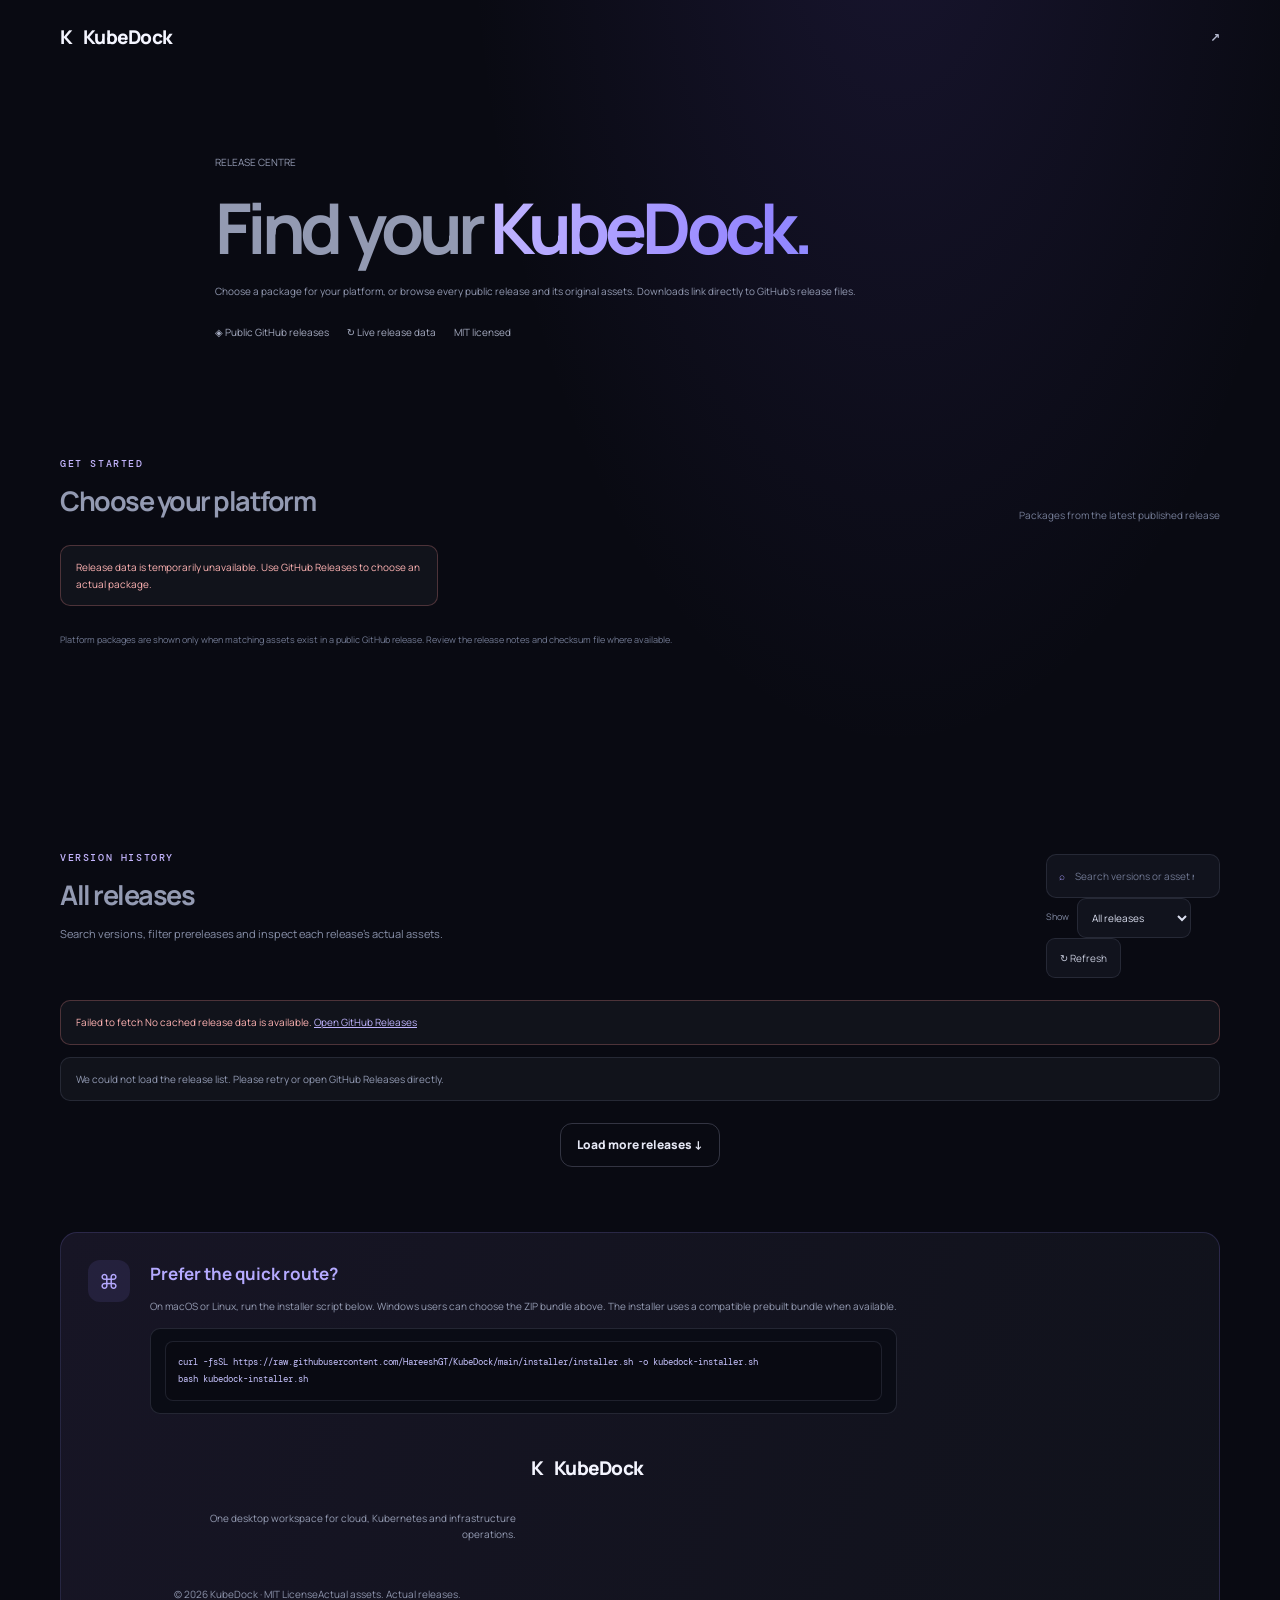
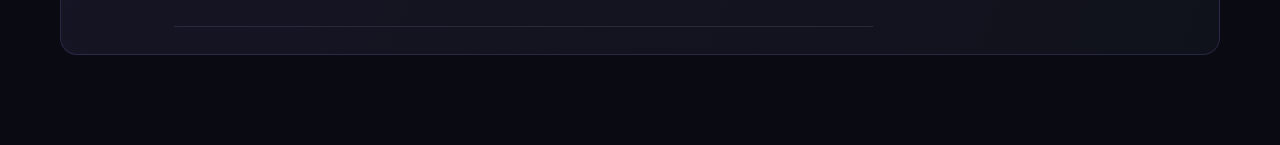
<file: downloads/index.html>
<!doctype html>
<html lang="en"><head><meta charset="utf-8"><meta name="viewport" content="width=device-width,initial-scale=1"><meta name="theme-color" content="#090a12"><meta name="description" content="Download KubeDock for Windows, macOS and Linux. Browse verified packages and all public GitHub releases."><meta property="og:title" content="Download KubeDock"><meta property="og:description" content="Find your platform bundle and browse KubeDock release history."><title>Downloads — KubeDock</title><link rel="icon" href="https://raw.githubusercontent.com/HareeshGT/KubeDock/main/KubeDock.ico"><link rel="stylesheet" href="../assets/css/site.css"><link rel="stylesheet" href="../assets/css/downloads.css"><script defer src="../assets/js/main.js"></script><script defer src="../assets/js/releases.js"></script></head>
<body><a class="skip-link" href="#main" aria-label="Skip to content >Skip to content</a><header class="site-header" id="top"><nav class="nav wrap" aria-label="Main navigation"><a class="brand" href="../" aria-label="K KubeDock ><span class="brand-mark">K</span><span>KubeDock</span></a><button class="menu-toggle" type="button" aria-expanded="false" aria-controls="nav-links" aria-label="Open navigation menu" title="Open navigation menu"><span></span><span></span></button><div class="nav-links" id="nav-links"><a href="../#features" aria-label="Features >Features</a><a href="../#showcase" aria-label="Explore >Explore</a><a href="../videos/" aria-label="Videos >Videos</a><a href="../#ai" aria-label="AI Ops >AI Ops</a><a href="../#faq" aria-label="FAQ >FAQ</a><a class="nav-download" href="./" aria-current="page" aria-label="Downloads >Downloads</a><a class="icon-link" href="https://github.com/HareeshGT/KubeDock" target="_blank" rel="noopener noreferrer" aria-label="KubeDock on GitHub">↗</a></div></nav></header>
<main id="main"><section class="download-hero wrap"><a class="back-link" href="../" aria-label="Back to KubeDock >← Back to KubeDock</a><div class="eyebrow"><span class="pulse"></span> RELEASE CENTRE</div><h1>Find your <span class="gradient-text">KubeDock.</span></h1><p>Choose a package for your platform, or browse every public release and its original assets. Downloads link directly to GitHub's release files.</p><div class="download-meta"><span>◈ Public GitHub releases</span><span>↻ Live release data</span><span>MIT licensed</span></div></section>
<section class="wrap platform-section"><div class="section-title-row"><div><div class="eyebrow">GET STARTED</div><h2>Choose your platform</h2></div><span class="subtle">Packages from the latest published release</span></div><div id="platform-cards" class="platform-grid"><div class="platform-skeleton"></div><div class="platform-skeleton"></div><div class="platform-skeleton"></div></div><p class="platform-note">Platform packages are shown only when matching assets exist in a public GitHub release. Review the release notes and checksum file where available.</p></section>
<section class="wrap releases-section"><div class="release-heading"><div><div class="eyebrow">VERSION HISTORY</div><h2>All releases</h2><p>Search versions, filter prereleases and inspect each release's actual assets.</p></div><a class="github-release-link" href="https://github.com/HareeshGT/KubeDock/releases" target="_blank" rel="noopener noreferrer" aria-label="Open GitHub Releases >Open GitHub Releases ↗</a></div>
<div class="release-controls"><label class="search-box"><span aria-hidden="true">⌕</span><input id="release-search" type="search" placeholder="Search versions or asset names…" autocomplete="off" aria-label="Search releases"></label><label class="filter-label">Show <select id="release-filter"><option value="all">All releases</option><option value="stable">Stable releases</option><option value="pre">Prereleases</option></select></label><button class="refresh-button" id="refresh-releases" type="button">↻ Refresh</button></div>
<div id="release-status" class="release-status" role="status" aria-live="polite">Loading release information from GitHub…</div><div id="release-list" class="release-list"></div><div class="load-more-wrap"><button id="load-more" class="button button-outline" type="button" hidden>Load more releases ↓</button></div><noscript><p class="noscript-note">JavaScript is required to load the live release catalogue. <a href="https://github.com/HareeshGT/KubeDock/releases" aria-label="Browse releases on GitHub. >Browse releases on GitHub.</a></p></noscript></section>
<section class="wrap install-note"><div class="install-icon">⌘</div><div><h2>Prefer the quick route?</h2><p>On macOS or Linux, run the installer script below. Windows users can choose the ZIP bundle above. The installer uses a compatible prebuilt bundle when available.</p><pre class="install-command"><code>curl -fsSL https://raw.githubusercontent.com/HareeshGT/KubeDock/main/installer/installer.sh -o kubedock-installer.sh
bash kubedock-installer.sh</code></pre><a href="https://github.com/HareeshGT/KubeDock#installation" target="_blank" rel="noopener noreferrer" class="text-link" aria-label="Read installation instructions >Read installation instructions ↗</a></div></section></main>
<footer class="site-footer"><div class="wrap footer-top"><a class="brand" href="../" aria-label="K KubeDock ><span class="brand-mark">K</span><span>KubeDock</span></a><p>One desktop workspace for cloud, Kubernetes and infrastructure operations.</p><div class="footer-links"><a href="../#features" aria-label="Features >Features</a><a href="../videos/" aria-label="Videos >Videos</a><a href="../#ai-details" aria-label="AI Operations >AI Operations</a><a href="./" aria-label="Downloads >Downloads</a><a href="https://github.com/HareeshGT/KubeDock/blob/main/README.md" aria-label="Documentation >Documentation</a><a href="https://github.com/HareeshGT/KubeDock/releases" aria-label="Changelog >Changelog</a><a href="https://github.com/HareeshGT/KubeDock/blob/main/SECURITY.md" aria-label="Security >Security</a><a href="https://github.com/HareeshGT/KubeDock/issues" aria-label="Report an issue >Report an issue</a></div></div><div class="wrap footer-bottom"><span>© <span id="year"></span> KubeDock · MIT License</span><span>Actual assets. Actual releases.</span><a href="#top" aria-label="Back to top >Back to top ↑</a></div></footer></body></html>
</file>
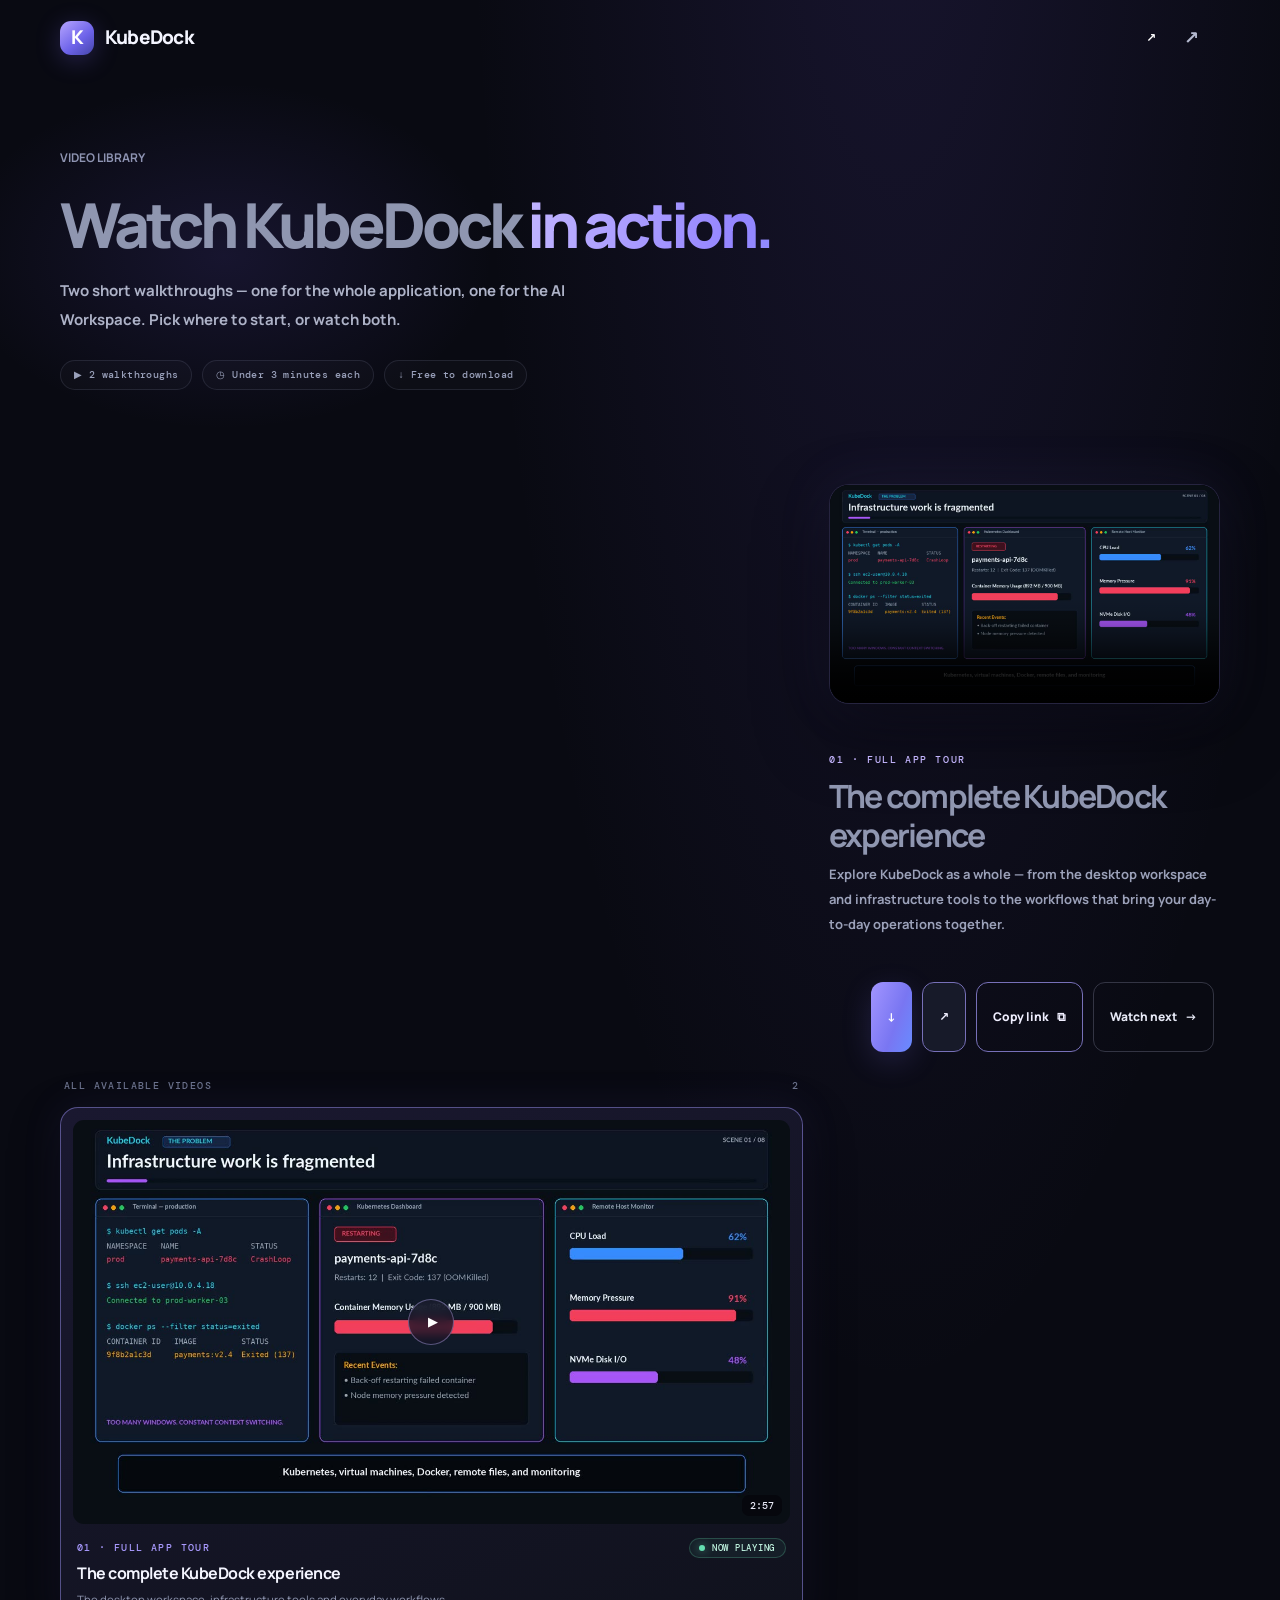
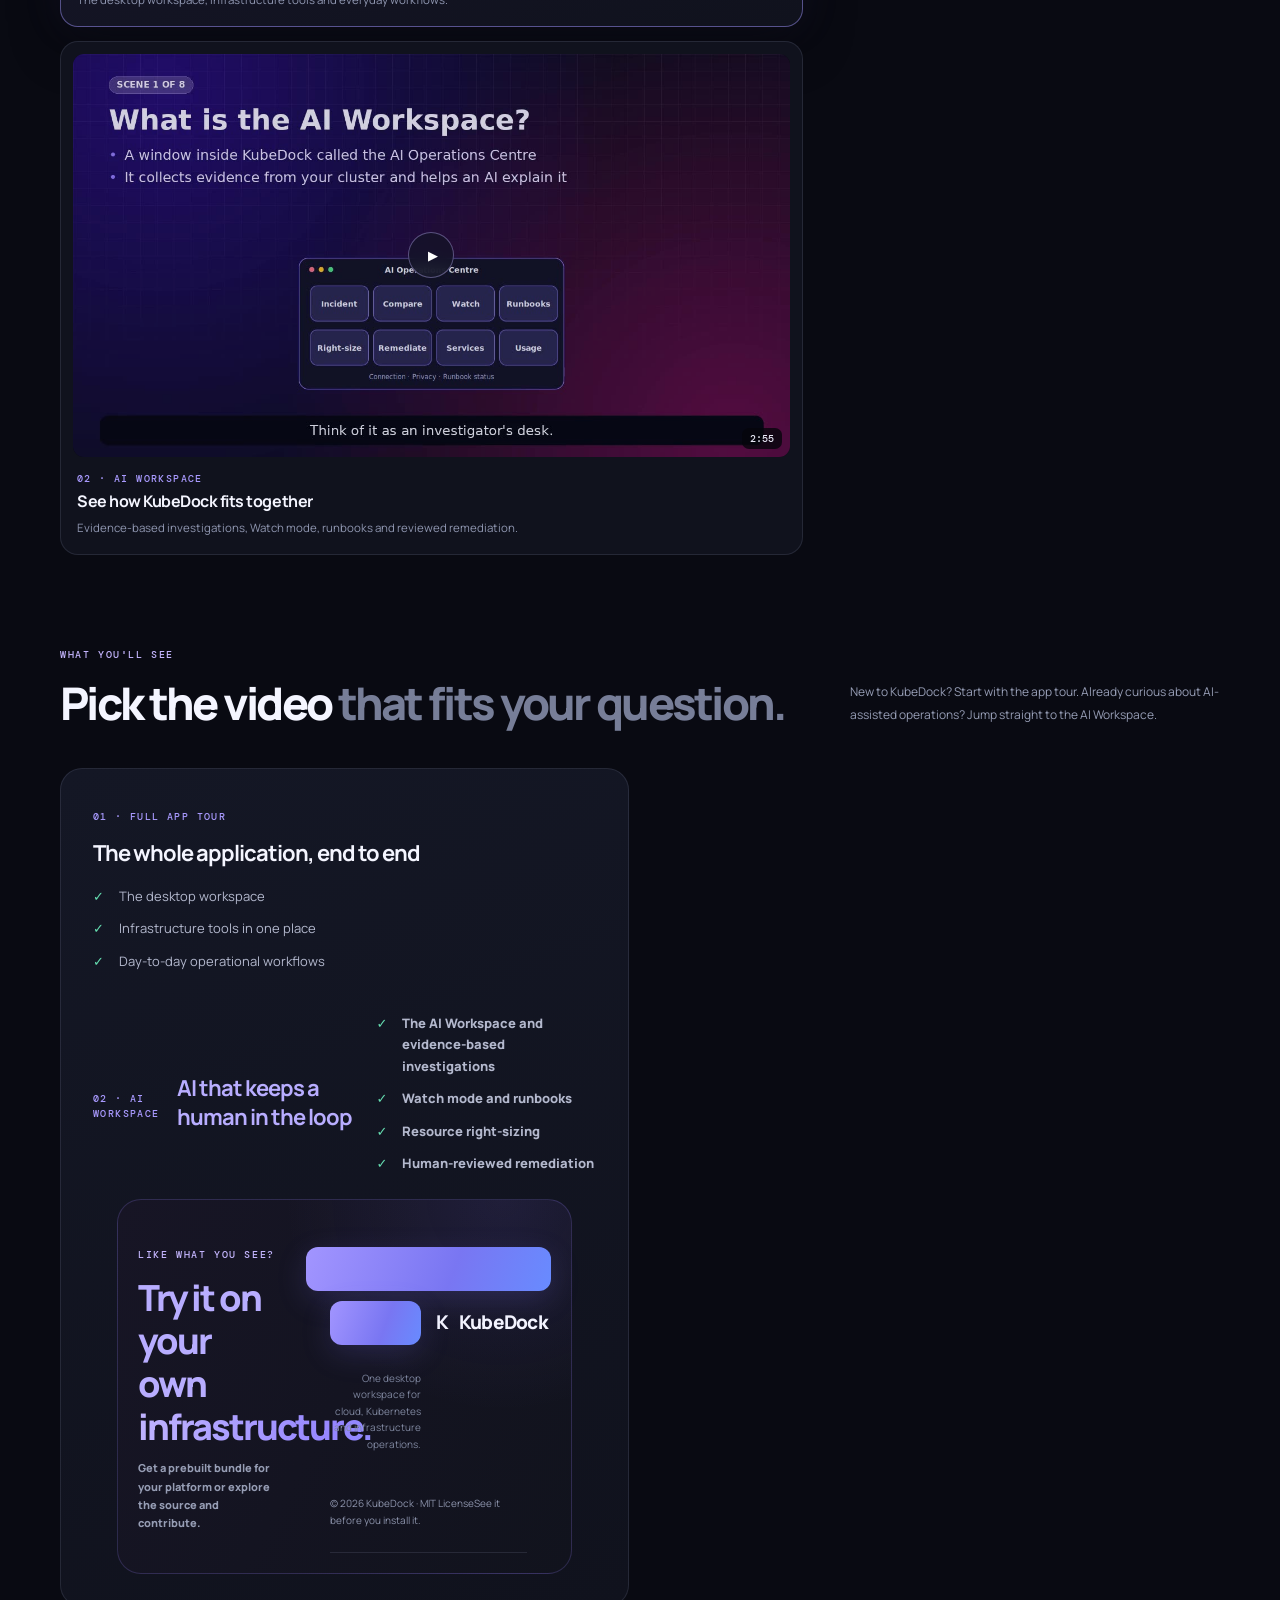
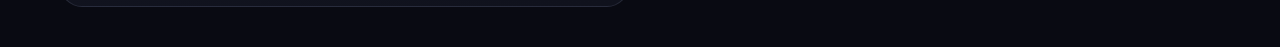
<file: videos/index.html>
<!doctype html>
<html lang="en">
<head>
  <meta charset="utf-8"><meta name="viewport" content="width=device-width,initial-scale=1">
  <meta name="theme-color" content="#090a12">
  <meta name="description" content="Watch KubeDock in action: the full application tour and the AI Workspace walkthrough, each under three minutes.">
  <meta property="og:title" content="KubeDock Videos — Watch it in action">
  <meta property="og:description" content="The full app tour and the AI Workspace walkthrough, in one place.">
  <meta property="og:type" content="website">
  <title>Videos — KubeDock</title>
  <link rel="icon" href="https://raw.githubusercontent.com/HareeshGT/KubeDock/main/KubeDock.ico">
  <link rel="stylesheet" href="../assets/css/site.css">
  <link rel="stylesheet" href="../assets/css/videos.css">
  <script defer src="../assets/js/main.js"></script>
  <script defer src="../assets/js/videos.js"></script>
</head>
<body>
  <a class="skip-link" href="#main" aria-label="Skip to content >Skip to content</a>
  <header class="site-header" id="top">
    <nav class="nav wrap" aria-label="Main navigation">
      <a class="brand" href="../" aria-label="KubeDock home"><span class="brand-mark">K</span><span>KubeDock</span></a>
      <button class="menu-toggle" type="button" aria-expanded="false" aria-controls="nav-links" aria-label="Open navigation menu" title="Open navigation menu"><span></span><span></span></button>
      <div class="nav-links" id="nav-links">
        <a href="../#features" aria-label="Features >Features</a><a href="../#showcase" aria-label="Explore >Explore</a><a href="./" aria-current="page" class="nav-current" aria-label="Videos >Videos</a><a href="../#ai" aria-label="AI Ops >AI Ops</a><a href="../#security" aria-label="Security >Security</a><a href="../#faq" aria-label="FAQ >FAQ</a>
        <a class="nav-download" href="../downloads/" aria-label="Downloads >Downloads <span aria-hidden="true">↗</span></a>
        <a class="icon-link" href="https://github.com/HareeshGT/KubeDock" target="_blank" rel="noopener noreferrer" aria-label="KubeDock on GitHub">↗</a>
      </div>
    </nav>
  </header>

  <main id="main">
    <section class="wrap videos-hero">
      <a class="videos-back" href="../" aria-label="Back to KubeDock >← Back to KubeDock</a>
      <div class="eyebrow"><span class="pulse"></span> VIDEO LIBRARY</div>
      <h1>Watch KubeDock <span class="gradient-text">in action.</span></h1>
      <p>Two short walkthroughs — one for the whole application, one for the AI Workspace. Pick where to start, or watch both.</p>
      <div class="videos-meta"><span>▶ 2 walkthroughs</span><span>◷ Under 3 minutes each</span><span>↓ Free to download</span></div>
    </section>

    <section class="wrap theatre" aria-label="Video player">
      <div class="theatre-main">
        <div class="video-player-shell reveal">
          <video id="stage-video" class="product-video" controls playsinline preload="metadata"
            poster="../assets/img/poster-app-tour.jpg" aria-labelledby="now-title">
            <source src="../assets/video/kubedock-explainer-web.mp4" type="video/mp4">
            Your browser does not support HTML5 video.
          </video>
          <div id="stage-fallback" class="video-unavailable" role="status" aria-live="polite" hidden>
            <span class="video-unavailable-icon">!</span>
            <div class="eyebrow">KUBEDOCK VIDEO</div>
            <h3>We couldn't load this video</h3>
            <p>Refresh the page and try again, or use the download link below.</p>
          </div>
        </div>

        <div class="now-playing reveal">
          <div class="eyebrow" id="now-kicker">01 · FULL APP TOUR</div>
          <h2 id="now-title">The complete KubeDock experience</h2>
          <p id="now-desc">Explore KubeDock as a whole — from the desktop workspace and infrastructure tools to the workflows that bring your day-to-day operations together.</p>
          <div class="now-actions">
            <a id="now-download" class="button button-primary button-small" href="../assets/video/kubedock-explainer-web.mp4" download="kubedock-app-tour.mp4" aria-label="Download video >Download video <span aria-hidden="true">↓</span></a>
            <a id="now-open" class="button button-quiet button-small" href="../assets/video/kubedock-explainer-web.mp4" target="_blank" rel="noopener noreferrer" aria-label="Open in new tab >Open in new tab <span aria-hidden="true">↗</span></a>
            <button id="now-copy" class="button button-quiet button-small" type="button">Copy link <span aria-hidden="true">⧉</span></button>
            <button id="now-next" class="button button-outline button-small" type="button" hidden>Watch next <span aria-hidden="true">→</span></button>
          </div>
          <span id="copy-status" class="sr-only" role="status" aria-live="polite"></span>
        </div>
      </div>

      <aside class="playlist reveal" aria-label="All videos">
        <div class="playlist-head"><span>All available videos</span><span>2</span></div>
        <button class="playlist-item" type="button" data-video="app-tour" aria-current="true">
          <span class="playlist-thumb">
            <img src="../assets/img/poster-app-tour.jpg" alt="" width="1280" height="720" loading="lazy">
            <span class="duration">2:57</span><span class="thumb-play" aria-hidden="true">▶</span>
          </span>
          <span class="playlist-text">
            <span class="playlist-row"><span class="playlist-kicker">01 · FULL APP TOUR</span><span class="now-badge"><i></i> Now playing</span></span><strong>The complete KubeDock experience</strong>
            <small>The desktop workspace, infrastructure tools and everyday workflows.</small>
          </span>
          
        </button>
        <button class="playlist-item" type="button" data-video="ai-workspace" aria-current="false">
          <span class="playlist-thumb">
            <img src="../assets/img/poster-ai-workspace.jpg" alt="" width="1280" height="720" loading="lazy">
            <span class="duration">2:55</span><span class="thumb-play" aria-hidden="true">▶</span>
          </span>
          <span class="playlist-text">
            <span class="playlist-row"><span class="playlist-kicker">02 · AI WORKSPACE</span><span class="now-badge"><i></i> Now playing</span></span><strong>See how KubeDock fits together</strong>
            <small>Evidence-based investigations, Watch mode, runbooks and reviewed remediation.</small>
          </span>
          
        </button>
      </aside>
    </section>

    <section class="wrap covers" aria-labelledby="covers-title">
      <div class="section-head reveal"><div><div class="eyebrow">WHAT YOU'LL SEE</div><h2 id="covers-title">Pick the video <span class="muted">that fits your question.</span></h2></div><p>New to KubeDock? Start with the app tour. Already curious about AI-assisted operations? Jump straight to the AI Workspace.</p></div>
      <div class="covers-grid">
        <article class="cover-card reveal">
          <span class="playlist-kicker">01 · FULL APP TOUR</span>
          <h3>The whole application, end to end</h3>
          <ul>
            <li>The desktop workspace</li>
            <li>Infrastructure tools in one place</li>
            <li>Day-to-day operational workflows</li>
          </ul>
          <a class="text-link" href="#app-tour" data-play="app-tour" aria-label="Play this video >Play this video <span>↑</span></a>
        </article>
        <article class="cover-card reveal">
          <span class="playlist-kicker">02 · AI WORKSPACE</span>
          <h3>AI that keeps a human in the loop</h3>
          <ul>
            <li>The AI Workspace and evidence-based investigations</li>
            <li>Watch mode and runbooks</li>
            <li>Resource right-sizing</li>
            <li>Human-reviewed remediation</li>
          </ul>
          <a class="text-link" href="#ai-workspace" data-play="ai-workspace" aria-label="Play this video >Play this video <span>↑</span></a>
        </article>
      </div>
    </section>

    <section class="section getting-started"><div class="wrap start-panel reveal"><div><div class="eyebrow">LIKE WHAT YOU SEE?</div><h2>Try it on your own<br><span class="gradient-text">infrastructure.</span></h2><p>Get a prebuilt bundle for your platform or explore the source and contribute.</p></div><div class="start-actions"><a class="button button-primary" href="../downloads/" aria-label="Browse downloads >Browse downloads <span>→</span></a><a class="button button-outline" href="https://github.com/HareeshGT/KubeDock" target="_blank" rel="noopener noreferrer" aria-label="View source on GitHub >View source on GitHub ↗</a><small>Open source · MIT license</small></div></div></section>
  </main>

  <footer class="site-footer"><div class="wrap footer-top"><a class="brand" href="../" aria-label="K KubeDock ><span class="brand-mark">K</span><span>KubeDock</span></a><p>One desktop workspace for cloud, Kubernetes and infrastructure operations.</p><div class="footer-links"><a href="../#features" aria-label="Features >Features</a><a href="./" aria-label="Videos >Videos</a><a href="../#ai-details" aria-label="AI Operations >AI Operations</a><a href="../downloads/" aria-label="Downloads >Downloads</a><a href="https://github.com/HareeshGT/KubeDock/blob/main/README.md" aria-label="Documentation >Documentation</a><a href="https://github.com/HareeshGT/KubeDock/releases" aria-label="Changelog >Changelog</a><a href="https://github.com/HareeshGT/KubeDock/blob/main/SECURITY.md" aria-label="Security >Security</a><a href="https://github.com/HareeshGT/KubeDock/issues" aria-label="Report an issue >Report an issue</a></div></div><div class="wrap footer-bottom"><span>© <span id="year"></span> KubeDock · MIT License</span><span>See it before you install it.</span><a href="#top" aria-label="Back to top >Back to top ↑</a></div></footer>
</body>
</html>
</file>
<file: assets/css/site.css>
@import url('https://fonts.googleapis.com/css2?family=DM+Mono:wght@400;500&family=Manrope:wght@400;500;600;700;800&display=swap');
:root{color-scheme:dark;--bg:#090a12;--surface:#10121d;--surface2:#141725;--line:rgba(179,187,222,.13);--text:#f4f5ff;--muted:#a0a5bb;--dim:#6d748e;--purple:#9b8cff;--blue:#7c9dff;--green:#65ddb0;--max:1160px;--radius:22px}
*{box-sizing:border-box}html{scroll-behavior:smooth;scroll-padding-top:88px}body{margin:0;background:radial-gradient(ellipse at 70% -10%,rgba(104,79,202,.16),transparent 34%),var(--bg);color:var(--text);font-family:Manrope,system-ui,-apple-system,sans-serif;line-height:1.65;-webkit-font-smoothing:antialiased}a{color:inherit;text-decoration:none}button{font:inherit}.wrap{width:min(var(--max),calc(100% - 48px));margin-inline:auto}.skip-link{position:absolute;top:-50px;left:16px;padding:10px 14px;background:#fff;color:#111;z-index:100}.skip-link:focus{top:12px}.site-header{position:sticky;top:0;z-index:50;border-bottom:1px solid transparent;background:rgba(9,10,18,.72);backdrop-filter:blur(18px);transition:border-color .25s}.site-header.scrolled{border-color:var(--line)}.nav{height:76px;display:flex;align-items:center;justify-content:space-between}.brand{display:inline-flex;align-items:center;gap:11px;font-weight:800;letter-spacing:-.04em;font-size:19px}.brand-icon{display:block;width:34px;height:34px;flex:0 0 34px;object-fit:contain;border-radius:8px}.brand-mark{display:grid;place-items:center;width:34px;height:34px;border-radius:11px;background:linear-gradient(140deg,#b6a5ff,#6d63e9 58%,#4546aa);box-shadow:0 5px 24px #7864f344;color:white;font-size:19px}.nav-links{display:flex;align-items:center;gap:28px;color:#b5bad0;font-size:12px;font-weight:700}.nav-links a{transition:color .2s}.nav-links a:hover,.nav-links a:focus-visible{color:white}.nav-links .nav-download{color:#fff;padding:10px 15px;border:1px solid #8175db77;border-radius:10px;background:#8270d91c}.icon-link{font-size:18px}.menu-toggle{display:none}
.hero{position:relative;padding-top:105px;display:grid;grid-template-columns:1fr 1.08fr;align-items:center;gap:28px;min-height:650px}.hero:before{content:"";position:absolute;left:-13%;top:16%;width:470px;height:390px;background:radial-gradient(ellipse,rgba(103,82,210,.12),transparent 68%);pointer-events:none}.hero-copy{position:relative;z-index:2;padding-bottom:42px}.eyebrow{font:500 10px/1.5 'DM Mono',monospace;letter-spacing:.16em;color:#a99aff;text-transform:uppercase;display:flex;align-items:center;gap:10px}.pulse{width:7px;height:7px;background:var(--green);border-radius:50%;box-shadow:0 0 12px #65ddb099}.hero h1{font-size:clamp(42px,5vw,67px);line-height:1.12;letter-spacing:-.065em;margin:24px 0 22px;font-weight:800}.gradient-text{background:linear-gradient(100deg,#c1b5ff 0%,#9485ff 42%,#7ab5ff 100%);color:transparent;background-clip:text;-webkit-background-clip:text}.hero-lede{max-width:525px;color:#aeb3c8;font-size:15px;line-height:1.9}.hero-actions{display:flex;align-items:center;gap:12px;flex-wrap:wrap;margin:30px 0 25px}.button{display:inline-flex;align-items:center;justify-content:center;gap:16px;min-height:48px;padding:0 19px;border-radius:12px;font-size:12px;font-weight:800;transition:transform .2s,box-shadow .2s,border-color .2s}.button:hover{transform:translateY(-2px)}.button-primary{background:linear-gradient(110deg,#a295ff,#7976f2 60%,#688bff);color:#fff;box-shadow:0 9px 30px #7468df33}.button-primary:hover{box-shadow:0 12px 38px #7468df55}.button-quiet{border:1px solid var(--line);color:#d8dbec}.button-outline{border:1px solid #a4a8c644;color:#e6e8f5}.hero-meta{display:flex;gap:17px;flex-wrap:wrap;color:#8188a1;font-size:10px}.hero-meta span{display:flex;align-items:center;gap:7px}.status-dot{width:6px;height:6px;background:var(--green);border-radius:50%}
.hero-visual{position:relative;min-height:475px;display:grid;place-items:center;isolation:isolate}.hero-visual:before{content:"";position:absolute;inset:7% 0 4%;background:radial-gradient(ellipse,rgba(103,87,230,.2),transparent 68%);filter:blur(8px);z-index:-2}.orbit{position:absolute;border:1px solid #9487f21b;border-radius:50%;transform:rotate(-20deg)}.orbit-one{width:510px;height:330px}.orbit-two{width:580px;height:405px;transform:rotate(25deg)}.app-window{position:relative;width:min(100%,530px);border:1px solid #9a9bc82d;border-radius:16px;background:#0f111b;overflow:hidden;box-shadow:0 35px 95px #0009,0 0 60px #6554c51a;transform:perspective(1300px) rotateY(-5deg) rotateX(2deg);animation:float 8s ease-in-out infinite}.window-top{height:42px;border-bottom:1px solid var(--line);display:flex;align-items:center;padding:0 14px;gap:16px;background:#121420}.window-dots{display:flex;gap:5px}.window-dots i{width:7px;height:7px;border-radius:50%;background:#52576c}.window-dots i:first-child{background:#ed7f8d}.window-dots i:nth-child(2){background:#e9bf72}.window-dots i:nth-child(3){background:#72d7aa}.window-title{font-size:9px;color:#e4e5f1;font-weight:800}.window-title span{color:#737b96;font-weight:500}.window-status{margin-left:auto;color:#7a89a9;font:8px 'DM Mono',monospace}.window-status i{display:inline-block;width:5px;height:5px;background:var(--green);border-radius:50%;margin-right:5px}.window-body{display:flex;min-height:330px}.mock-sidebar{width:46px;flex-shrink:0;border-right:1px solid var(--line);display:flex;align-items:center;gap:18px;flex-direction:column;padding:14px 0;color:#707791}.mock-logo{display:grid;place-items:center;width:24px;height:24px;border-radius:7px;background:#6c5ed5;color:#fff;font-size:14px;font-weight:800;margin-bottom:3px}.side-active{color:#c3b9ff;background:#7564d42c;border-radius:7px;padding:4px 8px}.side-bottom{margin-top:auto}.mock-main{flex:1;padding:20px 18px;min-width:0}.mock-heading{display:flex;align-items:center;justify-content:space-between;gap:10px}.mock-heading small{font:8px 'DM Mono',monospace;color:#777f9d;letter-spacing:.08em}.mock-heading h3{font-size:15px;letter-spacing:-.04em;margin:4px 0 0}.cluster-pill{border:1px solid #65ddb035;border-radius:6px;padding:5px 7px;font:8px 'DM Mono',monospace;color:#9ee8c8;white-space:nowrap}.cluster-pill i{display:inline-block;width:5px;height:5px;border-radius:50%;background:var(--green);margin-right:4px}.mock-stats{display:grid;grid-template-columns:1fr 1fr;gap:10px;margin:17px 0}.mock-stats>div{padding:12px;border:1px solid var(--line);border-radius:9px;background:#151725}.mock-stats span{display:block;color:#858ba4;font-size:8px}.mock-stats strong{display:block;font-size:12px;margin-top:3px}.mock-stats strong small{color:#8d94ad;font-size:8px;font-weight:500}.mini-line{display:block;height:3px;width:82%;margin-top:12px;border-radius:5px;background:linear-gradient(90deg,#8374ef,#8374ef33)}.mini-bars{display:flex;align-items:end;gap:4px;height:15px;margin-top:6px}.mini-bars i{width:8%;border-radius:2px 2px 0 0;background:#8d80ff;height:45%}.mini-bars i:nth-child(2){height:75%}.mini-bars i:nth-child(3){height:58%}.mini-bars i:nth-child(4){height:95%}.mini-bars i:nth-child(5){height:65%}.mini-bars i:nth-child(6){height:83%}.mock-section-title{font-size:9px;font-weight:800;margin:19px 0 9px;display:flex;justify-content:space-between}.mock-section-title span{color:#747b96;font-weight:500}.mock-row{display:flex;align-items:center;gap:9px;padding:9px 0;border-top:1px solid #ffffff0b}.workload-icon{display:grid;place-items:center;width:25px;height:25px;border-radius:7px;background:#7be0b014;color:#79e1b2}.workload-icon.purple{color:#b4a8ff;background:#9483ff16}.workload-icon.blue{color:#8ab8ff;background:#6a9aff16}.mock-row b,.mock-row small{display:block}.mock-row b{font-size:9px}.mock-row small{font-size:8px;color:#777f9a}.mock-row em{font:7px 'DM Mono',monospace;font-style:normal;margin-left:auto;padding:4px 6px;border-radius:5px}.tag-running{color:#8be5ba;background:#62d9a311}.tag-neutral{color:#8fb4ff;background:#6c9dff12}.mock-terminal{margin-top:13px;border:1px solid var(--line);border-radius:8px;overflow:hidden}.mock-terminal>div{display:flex;gap:4px;align-items:center;padding:6px 8px;background:#171a28}.mock-terminal>div i{width:4px;height:4px;border-radius:50%;background:#6c7189}.mock-terminal>div span{font:7px 'DM Mono',monospace;color:#7f86a0;margin-left:5px}.mock-terminal code{display:block;padding:10px;font:8px 'DM Mono',monospace;color:#abb2cc}.mock-terminal code b{color:#9e91ff}.cursor{color:#a398ff;animation:blink 1s steps(2,start) infinite}.window-footer{display:flex;justify-content:space-between;padding:10px 14px;border-top:1px solid var(--line);font:7px 'DM Mono',monospace;color:#707791}.window-footer i{display:inline-block;width:5px;height:5px;background:#7c73ed;border-radius:50%;margin-right:5px}.float-chip{position:absolute;display:flex;gap:10px;align-items:center;padding:11px 13px;border:1px solid #b4a8ff2a;border-radius:12px;background:rgba(18,20,34,.9);box-shadow:0 12px 40px #0005;backdrop-filter:blur(12px);animation:float 7s ease-in-out infinite}.chip-top{top:39px;right:-3px}.chip-bottom{bottom:37px;left:-8px;animation-delay:-3s}.chip-icon{display:grid;place-items:center;width:31px;height:31px;border-radius:9px;background:#7467e42a;color:#c2b8ff}.chip-ai{background:#3b2e613b;color:#d2baff}.float-chip b,.float-chip small{display:block}.float-chip b{font-size:9px}.float-chip small{font-size:8px;color:#8b92ab}.hero-bottom{grid-column:1/-1;border-top:1px solid var(--line);padding:22px 0 28px;display:flex;align-items:center;justify-content:space-between;gap:22px;color:#656d86;font:9px 'DM Mono',monospace;letter-spacing:.08em}.tech-rail{display:flex;gap:25px;flex-wrap:wrap;color:#a2a8c0;letter-spacing:0;font:600 10px Manrope,sans-serif}
.section{padding:105px 0}.intro-section{border-top:1px solid #ffffff05}.section-head{display:flex;justify-content:space-between;align-items:end;gap:50px;margin-bottom:38px}.section-head h2,.faq-intro h2,.ai-detail-copy h2,.security-panel h2,.start-panel h2{font-size:clamp(30px,4vw,45px);line-height:1.2;letter-spacing:-.06em;margin:14px 0 0}.muted{color:#777e98}.section-head>p{max-width:370px;color:#969db5;font-size:12px;line-height:1.9;margin:0 0 3px}.feature-grid{display:grid;grid-template-columns:repeat(2,minmax(0,1fr));gap:14px}.feature-card{position:relative;min-width:0;overflow:hidden;border:1px solid var(--line);border-radius:var(--radius);padding:27px;background:linear-gradient(145deg,#131522,#0e1019 78%);transition:transform .25s,border-color .25s}.feature-card:hover{transform:translateY(-3px);border-color:#a296ff4d}.feature-large{grid-row:span 2}.feature-top{display:flex;align-items:center;justify-content:space-between}.feature-icon{display:grid;place-items:center;width:38px;height:38px;border-radius:12px;background:#8879f51b;border:1px solid #9d8cff1c;color:#b8acff;font-size:18px}.feature-index{font:9px 'DM Mono',monospace;letter-spacing:.08em;color:#6f7691}.feature-card h3{font-size:20px;letter-spacing:-.045em;margin:20px 0 8px}.feature-card p{font-size:11px;color:#9299b1;line-height:1.9;max-width:520px;margin:0}.feature-visual{margin-top:27px;padding:18px;border-radius:14px;border:1px solid #7774ac22;background:#0b0d17}.visual-toolbar{display:flex;justify-content:space-between;align-items:center;padding-bottom:15px;border-bottom:1px solid var(--line);font-size:10px;font-weight:800}.tiny-pill{font:8px 'DM Mono',monospace;padding:4px 7px;border:1px solid #7d72d544;border-radius:6px;color:#a79bff}.tree-line{display:flex;align-items:center;gap:10px;padding:13px 8px;border-bottom:1px solid #ffffff08;font-size:10px;color:#d4d8e8}.tree-line>i{width:6px;height:6px;border-radius:50%;background:#a69aff}.tree-line b{margin-left:auto;color:#747b95}.tree-line small{margin-left:auto;color:#747b95;font-size:8px}.indent{padding-left:23px}.indent-2{padding-left:41px}.green-dot,.blue-dot,.purple-dot,.orange-dot{display:inline-block;width:6px;height:6px;border-radius:50%;flex-shrink:0}.green-dot{background:var(--green)}.blue-dot{background:#83aaff}.purple-dot{background:#ad9aff}.orange-dot{background:#f4b978}.mini-terminal{position:relative;overflow:hidden;margin-top:26px;border:1px solid #ffffff12;background:#0b0d15;border-radius:12px;padding:13px}.mini-terminal>span{display:block;font:8px 'DM Mono',monospace;color:#777f9b;padding-bottom:12px;border-bottom:1px solid var(--line);margin-bottom:10px}.mini-terminal code{display:block;font:9px 'DM Mono',monospace;color:#b9c1d9;padding:4px 0}.mini-terminal code i{color:#9d90ff;font-style:normal}.terminal-glow{position:absolute;right:-30px;bottom:-70px;width:150px;height:110px;background:#6c5ce71c;filter:blur(30px)}.container-stack{margin-top:24px;display:grid;gap:7px}.container-stack>div{display:flex;align-items:center;gap:10px;padding:9px 10px;background:#0b0d15;border:1px solid #ffffff0b;border-radius:9px}.stack-icon{color:#a79aff;font-size:14px}.container-stack b,.container-stack small{display:block}.container-stack b{font-size:9px}.container-stack small{font-size:8px;color:#737b96}.container-stack>div>i{margin-left:auto}.tunnel-visual{display:flex;align-items:center;justify-content:space-between;gap:10px;margin-top:32px;padding:14px 4px}.port-box{border:1px solid #7b70d544;background:#8e7eff0d;border-radius:10px;text-align:center;padding:13px 15px;font-size:8px;color:#858ca7;white-space:nowrap}.port-box b{font:11px 'DM Mono',monospace;color:#e5e7f7}.tunnel-track{flex:1;display:flex;justify-content:space-between;align-items:center;border-top:1px dashed #8d80e766;position:relative}.tunnel-track i{width:5px;height:5px;border-radius:50%;background:#a89bff;box-shadow:0 0 10px #a89bff55;position:relative;top:-3px}.workspace-pills{display:flex;gap:8px;flex-wrap:wrap;margin-top:24px}.workspace-pills span{padding:7px 10px;border-radius:8px;border:1px solid var(--line);color:#a8aec5;font-size:9px;background:#ffffff03}.feature-ai{background:radial-gradient(ellipse at 100% 100%,#5e4fa01a,transparent 55%),linear-gradient(145deg,#171426,#0e1019)}.ai-icon{color:#d4b6ff;background:#a16bff19}.text-link{display:inline-flex;align-items:center;gap:9px;color:#b8adff;font-size:11px;font-weight:800;margin-top:17px}.text-link span{transition:transform .2s}.text-link:hover span{transform:translate(3px,-2px)}.ai-orb{position:absolute;right:29px;bottom:10px;width:95px;height:95px;display:grid;place-items:center;color:#bdb0ff;font-size:24px}.orb-ring{position:absolute;inset:0;border:1px solid #9e8cff44;border-radius:50%;transform:rotateX(65deg) rotateZ(30deg)}.ring-b{inset:10px;transform:rotateX(65deg) rotateZ(-35deg);border-color:#7ca4ff44}
.showcase-section{background:linear-gradient(180deg,#0c0d16,#0a0b13)}.showcase-wrap{max-width:var(--max)}.showcase-panel{border:1px solid var(--line);border-radius:22px;overflow:hidden;background:#0f111b}.showcase-tabs{display:flex;gap:5px;padding:12px;border-bottom:1px solid var(--line);background:#111320}.showcase-tab{border:1px solid transparent;background:transparent;color:#8289a3;padding:10px 14px;border-radius:9px;font-size:10px;font-weight:800;cursor:pointer}.showcase-tab:hover{color:#e8e9f6}.showcase-tab.active{color:#d4ceff;background:#8f80ff18;border-color:#9b8cff26}.showcase-content{display:grid;grid-template-columns:.8fr 1.2fr;gap:35px;align-items:center;padding:38px}.showcase-copy h3{font-size:25px;line-height:1.25;letter-spacing:-.05em;margin:15px 0}.showcase-copy p{font-size:11px;color:#979eb5;line-height:1.9}.check-list{padding:0;list-style:none;margin:22px 0 0;display:grid;gap:10px;font-size:10px;color:#c0c5d8}.check-list li:before{content:"✓";color:#85e1ba;margin-right:10px}.showcase-art{min-height:310px;display:grid;place-items:center;border:1px solid #8e83ef1d;border-radius:16px;background:radial-gradient(ellipse at 50% 40%,#6454b71a,transparent 67%),#0b0d16;padding:22px;overflow:hidden}.art-window{width:100%;border:1px solid #7d7eaa2a;border-radius:12px;background:#111320;padding:15px;box-shadow:0 25px 50px #0004}.art-header{display:flex;justify-content:space-between;font-size:10px;font-weight:800;padding-bottom:13px;border-bottom:1px solid var(--line)}.art-summary{display:grid;grid-template-columns:1fr 1fr;gap:9px;padding:14px 0}.art-summary>div{border:1px solid var(--line);border-radius:8px;padding:9px}.art-summary small,.art-summary b{display:block}.art-summary small{font-size:8px;color:#7d849e}.art-summary b{font-size:9px;margin-top:3px}.art-table-head,.art-table>div{display:grid;grid-template-columns:1.2fr 1fr .6fr;gap:8px;align-items:center;padding:10px 6px;border-bottom:1px solid #ffffff08}.art-table-head{font:7px 'DM Mono',monospace;color:#7c849f}.art-table>div{font-size:8px}.art-table>div b{font-size:8px}.art-table>div em{font:8px 'DM Mono',monospace;font-style:normal;color:#9c90ff}.art-note{font-size:7px;color:#626a84;text-align:right;padding-top:12px}.remote-window{width:min(100%,300px);border:1px solid #a6a0d52c;background:#121522;border-radius:12px;overflow:hidden;box-shadow:0 22px 50px #0005}.remote-title{padding:14px;border-bottom:1px solid var(--line);font-size:10px;font-weight:800}.remote-title>span{color:#9d91ff;margin-right:8px}.remote-title small{display:block;margin:4px 0 0 23px;color:#777f99;font-size:8px;font-weight:500}.remote-path{padding:11px 14px;font:8px 'DM Mono',monospace;color:#9d94e8;background:#0d0f18}.file-row{display:flex;gap:12px;align-items:center;padding:12px 15px;border-bottom:1px solid #ffffff08;font-size:9px}.file-row>span{color:#9e92ff}.file-row small{margin-left:auto;color:#777f97;font-size:8px}.file-row.selected{background:#8777f115;border-left:2px solid #9c8cff}.remote-status{padding:13px 15px;font-size:8px;color:#8c93aa}.remote-status i{margin-right:7px}.investigation-card{width:100%;border:1px solid #a197e12a;border-radius:13px;background:#111321;padding:16px}.investigation-heading{display:flex;align-items:center;gap:10px;padding-bottom:15px;border-bottom:1px solid var(--line)}.ai-spark{display:grid;place-items:center;width:31px;height:31px;border-radius:9px;background:#a079ff22;color:#c8adff}.investigation-heading b,.investigation-heading small{display:block}.investigation-heading b{font-size:10px}.investigation-heading small{font-size:8px;color:#737b95}.read-only{margin-left:auto;color:#8ce0b9;border:1px solid #65ddb033;border-radius:5px;padding:4px 6px;font:7px 'DM Mono',monospace}.signal{display:flex;align-items:center;gap:11px;padding:15px 0;border-bottom:1px solid #ffffff08}.signal-num{font:9px 'DM Mono',monospace;color:#a79aff}.signal b,.signal small{display:block}.signal b{font-size:9px}.signal small{font-size:8px;color:#7e86a0;margin-top:3px}.signal>i{margin-left:auto}.investigation-foot{font-size:8px;color:#7f86a0;padding-top:13px}
.ai-detail-section{border-top:1px solid #ffffff05}.ai-detail-grid{display:grid;grid-template-columns:.9fr 1.1fr;gap:90px}.ai-detail-copy .lead{font-size:14px;color:#c1c5d7;line-height:1.8;margin:22px 0}.ai-detail-copy>p:not(.lead){font-size:11px;color:#9097af;line-height:2}.ai-detail-list article{display:flex;gap:19px;padding:19px 0;border-bottom:1px solid var(--line)}.ai-detail-list article:first-child{padding-top:0}.ai-detail-list article>span{font:10px 'DM Mono',monospace;color:#9c8cff;padding-top:3px}.ai-detail-list h3{font-size:13px;margin:0 0 5px}.ai-detail-list p{font-size:10px;color:#8f96ae;margin:0;line-height:1.8}
.integration-rail{display:grid;grid-template-columns:repeat(6,1fr);gap:10px}.integration-rail>div{display:flex;align-items:center;flex-direction:column;text-align:center;gap:5px;padding:20px 10px;border:1px solid var(--line);border-radius:13px;background:#11131d}.integration-symbol{font-size:22px;color:#aaa0ff;margin-bottom:5px}.integration-rail b{font-size:10px}.integration-rail small{font-size:8px;color:#7c849e}.integration-note{text-align:center;color:#6f7790;font-size:9px;margin-top:19px}.security-section{padding-top:55px}.security-panel{display:grid;grid-template-columns:auto 1fr auto;align-items:center;gap:26px;padding:32px;border:1px solid #8f83e52a;border-radius:20px;background:linear-gradient(110deg,#171526,#11131d 75%)}.security-symbol{display:grid;place-items:center;width:54px;height:54px;border:1px solid #8c7ff53b;border-radius:16px;background:#8272e71b;color:#b8adff;font-size:25px}.security-panel h2{font-size:27px}.security-panel p{max-width:600px;color:#9299b0;font-size:10px;line-height:1.9}.security-points{display:grid;gap:12px;min-width:195px;color:#aeb4c9;font-size:9px}.security-points span{display:flex;gap:8px;align-items:center}.security-points i{width:6px;height:6px;background:var(--green);border-radius:50%}.getting-started{padding-top:70px}.start-panel{display:flex;align-items:center;justify-content:space-between;gap:30px;padding:45px;border:1px solid #9384ff35;border-radius:24px;background:radial-gradient(ellipse at 85% 0%,#7b68f51e,transparent 40%),linear-gradient(120deg,#171525,#11131d)}.start-panel h2{font-size:36px}.start-panel p{font-size:11px;color:#969db4}.start-actions{display:grid;gap:10px;min-width:205px}.start-actions .button{width:100%}.start-actions small{text-align:center;color:#737b94;font-size:9px}.faq-layout{display:grid;grid-template-columns:.7fr 1.3fr;gap:80px}.faq-intro p{color:#9198af;font-size:11px;line-height:1.9}.faq-list details{border-bottom:1px solid var(--line)}.faq-list details:first-child{border-top:1px solid var(--line)}.faq-list summary{cursor:pointer;list-style:none;position:relative;padding:19px 28px 19px 0;font-size:11px;font-weight:800}.faq-list summary::-webkit-details-marker{display:none}.faq-list summary:after{content:"+";position:absolute;right:2px;top:16px;color:#a89cff;font-size:18px;font-weight:400}.faq-list details[open] summary:after{content:"−"}.faq-list details p{font-size:10px;color:#969db4;line-height:1.9;margin:0;padding:0 20px 19px 0}.faq-list details p a{color:#b6aaff;text-decoration:underline;text-underline-offset:3px}
.site-footer{border-top:1px solid var(--line);padding:32px 0 18px;background:#080910}.footer-top{display:grid;grid-template-columns:1fr 1fr;gap:15px;align-items:center}.footer-top>p{font-size:10px;color:#7f879f;justify-self:end;text-align:right}.footer-links{grid-column:1/-1;display:flex;gap:22px;flex-wrap:wrap;padding:18px 0 24px;border-bottom:1px solid var(--line);font-size:10px;color:#8d94ac}.footer-links a:hover,.footer-bottom a:hover{color:#fff}.footer-bottom{display:flex;align-items:center;justify-content:space-between;gap:15px;color:#666e86;font-size:9px;padding-top:17px}.footer-bottom a{color:#9c92df}
.reveal{opacity:0;transform:translateY(18px);transition:opacity .7s ease,transform .7s cubic-bezier(.2,.7,.2,1)}.reveal.is-visible{opacity:1;transform:translateY(0)}@keyframes float{0%,100%{transform:translateY(0) perspective(1300px) rotateY(-5deg) rotateX(2deg)}50%{transform:translateY(-9px) perspective(1300px) rotateY(-5deg) rotateX(2deg)}}@keyframes blink{to{visibility:hidden}}
@media(max-width:1000px){.nav-links{gap:17px}.hero{grid-template-columns:1fr 1fr;padding-top:75px}.hero h1{font-size:clamp(39px,5vw,57px)}.hero-visual{min-height:420px}.float-chip{transform:scale(.9)}.section{padding:80px 0}.ai-detail-grid{gap:45px}.security-panel{grid-template-columns:auto 1fr}.security-points{grid-column:2;grid-template-columns:1fr 1fr;min-width:0}.integration-rail{grid-template-columns:repeat(3,1fr)}}
@media(max-width:760px){.wrap{width:min(100% - 34px,var(--max))}.nav{height:66px}.menu-toggle{display:flex;width:40px;height:40px;align-items:center;justify-content:center;flex-direction:column;gap:5px;border:1px solid var(--line);background:#11131d;border-radius:10px;cursor:pointer}.menu-toggle span{width:16px;height:1.5px;background:#e5e7f6;transition:transform .2s}.menu-toggle[aria-expanded=true] span:first-child{transform:translateY(3.2px) rotate(45deg)}.menu-toggle[aria-expanded=true] span:last-child{transform:translateY(-3.2px) rotate(-45deg)}.nav-links{display:none;position:absolute;top:65px;left:0;right:0;padding:16px 22px 22px;background:rgba(10,11,19,.98);border-bottom:1px solid var(--line);align-items:stretch;gap:0;flex-direction:column}.nav-links.open{display:flex}.nav-links a{padding:12px 0;border-bottom:1px solid #ffffff09}.nav-links .nav-download{padding:12px;margin-top:9px;text-align:center;border:1px solid #8175db77}.icon-link{display:none}.hero{grid-template-columns:1fr;padding-top:65px;gap:0;min-height:auto}.hero-copy{padding-bottom:10px}.hero h1{font-size:clamp(42px,10vw,62px)}.hero-lede{font-size:13px}.hero-visual{min-height:380px;margin:8px -8px 0}.app-window{width:100%;transform:none;animation:none}.window-body{min-height:300px}.mock-main{padding:15px 12px}.float-chip{transform:scale(.8)}.chip-top{right:-5px;top:12px}.chip-bottom{left:-4px;bottom:13px}.orbit-one{width:95%;height:290px}.orbit-two{width:110%;height:345px}.hero-bottom{align-items:flex-start;flex-direction:column;gap:13px;padding:20px 0 25px;font-size:8px}.tech-rail{gap:14px}.section{padding:70px 0}.section-head{align-items:flex-start;flex-direction:column;gap:16px;margin-bottom:27px}.section-head>p{max-width:100%}.feature-grid{grid-template-columns:1fr}.feature-large{grid-row:auto}.feature-card{padding:23px}.showcase-tabs{overflow-x:auto}.showcase-tab{white-space:nowrap}.showcase-content{grid-template-columns:1fr;padding:23px;gap:22px}.showcase-art{min-height:270px;padding:14px}.showcase-copy h3{font-size:22px}.ai-detail-grid{grid-template-columns:1fr;gap:35px}.integration-rail{grid-template-columns:repeat(2,1fr)}.security-panel{grid-template-columns:auto 1fr;gap:17px;padding:22px}.security-panel h2{font-size:23px}.security-panel>div:nth-child(2){min-width:0}.security-points{grid-column:1/-1;grid-template-columns:1fr;gap:9px}.start-panel{align-items:flex-start;flex-direction:column;padding:27px}.start-panel h2{font-size:30px}.start-actions{width:100%;min-width:0}.faq-layout{grid-template-columns:1fr;gap:25px}.footer-top{grid-template-columns:1fr}.footer-top>p{justify-self:start;text-align:left;margin:0}.footer-links{gap:14px 20px}.footer-bottom{align-items:flex-start;flex-direction:column;gap:7px}.ai-orb{opacity:.45}}
@media(max-width:400px){.hero h1{font-size:39px}.hero-actions{align-items:stretch;flex-direction:column}.hero-actions .button{width:100%}.hero-visual{min-height:320px}.window-body{min-height:275px}.mock-row{gap:6px}.mock-row b{font-size:8px}.mock-row small{font-size:7px}.mock-row em{font-size:6px}.mock-heading h3{font-size:12px}.cluster-pill{font-size:7px}.mock-stats strong{font-size:10px}.hero-meta{gap:10px}.security-panel{grid-template-columns:1fr}.security-points{grid-column:auto}}
@media(prefers-reduced-motion:reduce){*,*::before,*::after{scroll-behavior:auto!important;animation-duration:.01ms!important;animation-iteration-count:1!important;transition-duration:.01ms!important}.reveal{opacity:1;transform:none}}
:focus-visible{outline:2px solid #a89bff;outline-offset:3px}

/* Mobile viewport alignment: prevent decorative elements from widening the page. */
@media(max-width:760px){
  html,body{width:100%;max-width:100%;overflow-x:clip}
  .wrap{width:calc(100% - 34px);max-width:var(--max);margin-inline:auto}
  main,.site-header,.site-footer,.section{min-width:0;max-width:100%}
  .section-head,.feature-grid,.feature-card,.showcase-panel,.showcase-content,
  .showcase-copy,.showcase-art,.ai-detail-grid,.integration-rail,
  .security-panel,.start-panel,.faq-layout,.faq-list{min-width:0}
  .section-head h2,.feature-card h3,.showcase-copy h3,.security-panel h2,
  .start-panel h2,.faq-intro h2{overflow-wrap:anywhere}
  .hero-visual{min-width:0;max-width:100%}
  .orbit,.float-chip{pointer-events:none}
}
@media(max-width:400px){
  .wrap{width:calc(100% - 28px)}
  .feature-card,.showcase-content,.security-panel,.start-panel{padding:20px}
  .showcase-art{padding:12px}
}



/* Motion layer: subtle, GPU-friendly movement that respects accessibility settings. */
@keyframes kd-gradient-drift{0%,100%{background-position:0% 50%}50%{background-position:100% 50%}}
@keyframes kd-orbit-spin{from{rotate:0deg}to{rotate:360deg}}
@keyframes kd-glow-pulse{0%,100%{opacity:.48;scale:1}50%{opacity:.85;scale:1.08}}
@keyframes kd-rise-in{from{opacity:0;transform:translateY(18px) scale(.985)}to{opacity:1;transform:translateY(0) scale(1)}}
@keyframes kd-soft-pop{0%{opacity:0;transform:translateY(10px) scale(.97)}100%{opacity:1;transform:translateY(0) scale(1)}}
.gradient-text{background-size:200% 200%;animation:kd-gradient-drift 8s ease-in-out infinite}
.brand-mark{transition:transform .35s cubic-bezier(.2,.8,.2,1),box-shadow .35s}
.brand:hover .brand-mark{transform:rotate(-8deg) scale(1.08);box-shadow:0 7px 30px #7864f366}
.hero-copy .eyebrow,.hero-copy h1,.hero-copy .hero-lede,.hero-copy .hero-actions,.hero-copy .hero-meta{animation:kd-rise-in .75s both}
.hero-copy h1{animation-delay:.08s}.hero-copy .hero-lede{animation-delay:.16s}.hero-copy .hero-actions{animation-delay:.24s}.hero-copy .hero-meta{animation-delay:.32s}
.orbit-one{animation:kd-orbit-spin 36s linear infinite}
.orbit-two{animation:kd-orbit-spin 48s linear infinite reverse}
.hero-visual:before{animation:kd-glow-pulse 7s ease-in-out infinite}
.float-chip{transition:border-color .25s,box-shadow .25s}
.float-chip:hover{border-color:#b4a8ff66;box-shadow:0 16px 48px #0007}
.feature-card,.integration-rail>div,.security-panel,.start-panel,.showcase-panel{transition:transform .3s cubic-bezier(.2,.7,.2,1),border-color .3s,box-shadow .3s}
.feature-card:hover{box-shadow:0 18px 45px #0003}
.integration-rail>div{transition:transform .25s,border-color .25s,background .25s}
.integration-rail>div:hover{transform:translateY(-4px);border-color:#9b8cff50;background:#171827}
.button,.nav-download,.asset-download,.refresh-button,.showcase-tab{position:relative;overflow:hidden}
.button:after,.nav-download:after,.asset-download:after{content:"";position:absolute;inset:0;transform:translateX(-120%);background:linear-gradient(110deg,transparent,rgba(255,255,255,.13),transparent);transition:transform .55s}
.button:hover:after,.nav-download:hover:after,.asset-download:hover:after{transform:translateX(120%)}
.showcase-content.active{animation:kd-soft-pop .42s ease both}
.orb-ring{animation:kd-orbit-spin 18s linear infinite}
.ring-b{animation-direction:reverse;animation-duration:13s}
.tunnel-track i{animation:kd-dot-travel 2.4s ease-in-out infinite}
.tunnel-track i:nth-child(2){animation-delay:.4s}.tunnel-track i:nth-child(3){animation-delay:.8s}
@keyframes kd-dot-travel{0%,100%{opacity:.35;transform:translateX(-3px)}50%{opacity:1;transform:translateX(3px)}}
@media(prefers-reduced-motion:reduce){
  *,*::before,*::after{scroll-behavior:auto!important;animation-duration:.01ms!important;animation-iteration-count:1!important;transition-duration:.01ms!important}
  .reveal{opacity:1;transform:none}
}


/* Additional product workflows: Ops Mind, configurable AI and the web companion. */
.workflow-section{background:linear-gradient(180deg,#0b0c15,#0e101a);border-top:1px solid #ffffff05;border-bottom:1px solid #ffffff05}
.workflow-grid{display:grid;grid-template-columns:repeat(3,minmax(0,1fr));gap:14px}
.workflow-card{position:relative;min-width:0;overflow:hidden;padding:25px;border:1px solid var(--line);border-radius:var(--radius);background:linear-gradient(145deg,#151725,#0e1019 82%);transition:transform .25s,border-color .25s}
.workflow-card:hover{transform:translateY(-3px);border-color:#a296ff4d}
.workflow-card-top{display:flex;align-items:center;justify-content:space-between}
.workflow-number{font:9px 'DM Mono',monospace;letter-spacing:.08em;color:#858ca6}
.workflow-icon{display:grid;place-items:center;width:34px;height:34px;border-radius:11px;border:1px solid #9b8cff26;background:#8879f51b;color:#c5baff;font-size:17px}
.workflow-card h3{margin:20px 0 9px;font-size:19px;line-height:1.3;letter-spacing:-.045em}
.workflow-card>p{min-height:84px;margin:0;color:#9299b1;font-size:11px;line-height:1.9}
.workflow-visual{min-height:155px;margin-top:22px;padding:15px;border:1px solid #ffffff12;border-radius:13px;background:#0a0c15}
.workflow-visual-label{display:block;color:#858ca6;font:8px 'DM Mono',monospace;letter-spacing:.1em}
.workflow-prompt{margin:18px 0 20px;color:#e4e5f4;font-size:12px;line-height:1.8}
.workflow-visual-footer{display:flex;justify-content:space-between;gap:10px;padding-top:10px;border-top:1px solid var(--line);color:#8e96b0;font:8px 'DM Mono',monospace}
.workflow-visual-footer span:last-child{color:#a99aff}
.provider-pills{display:flex;flex-wrap:wrap;gap:7px;margin:17px 0 18px}
.provider-pills span{padding:6px 8px;border:1px solid #9a8cff28;border-radius:7px;background:#8b7df00b;color:#c1c6da;font-size:9px}
.provider-pills span:last-child{border-color:#65ddb04a;color:#91e2c1;background:#65ddb00b}
.workflow-web-card{display:flex;align-items:center;justify-content:center;flex-direction:column;gap:9px;padding:12px}
.phone-frame{width:145px;padding:7px 6px 8px;border:1px solid #a6a8c24a;border-radius:20px;background:#171a28;box-shadow:0 12px 30px #0007}
.phone-speaker{width:34px;height:4px;margin:0 auto 7px;border-radius:5px;background:#555c72}
.phone-screen{padding:9px 8px 10px;border-radius:13px;background:linear-gradient(160deg,#171c31,#0d101a);border:1px solid #ffffff0a}
.phone-appbar{display:flex;align-items:center;gap:6px;color:#e8e9f5;font-size:8px;font-weight:800}
.phone-appbar i{width:5px;height:5px;margin-left:auto;border-radius:50%;background:var(--green);box-shadow:0 0 8px #65ddb099}
.phone-mark{display:grid;place-items:center;width:17px;height:17px;border-radius:5px;background:#7669dd;color:white;font-size:10px}
.phone-label{margin:13px 0 7px;color:#838ca8;font:6px 'DM Mono',monospace;letter-spacing:.1em}
.phone-resource{display:flex;justify-content:space-between;gap:4px;padding:6px 0;border-top:1px solid #ffffff0c;color:#cbd0e1;font-size:7px}
.phone-resource b{color:#86dfb8;font-weight:700}
.phone-otp{display:grid;gap:3px;margin-top:7px;padding:7px;border:1px solid #8f82f833;border-radius:7px;background:#8b7df00d}
.phone-otp span,.phone-otp small{color:#858ca6;font:6px 'DM Mono',monospace}
.phone-otp b{color:#e4e0ff;font:12px 'DM Mono',monospace;letter-spacing:.08em}
.phone-caption{max-width:100%;color:#7d849e;text-align:center;font:7px 'DM Mono',monospace}
@media(max-width:980px){.workflow-grid{grid-template-columns:repeat(2,minmax(0,1fr))}.workflow-card:last-child{grid-column:1/-1}.workflow-card:last-child .workflow-web-card{min-height:180px}}
@media(max-width:620px){.workflow-grid{grid-template-columns:1fr}.workflow-card:last-child{grid-column:auto}.workflow-card>p{min-height:0}.workflow-section{padding:76px 0}.workflow-card{padding:21px}}


/* Product walkthrough video */
.video-section{padding-top:76px;padding-bottom:88px;border-top:1px solid #ffffff06;background:radial-gradient(ellipse at 50% 45%,#6454b714,transparent 62%)}
.video-intro{display:grid;grid-template-columns:1fr .72fr;align-items:end;gap:38px;margin-bottom:26px}
.video-intro h2{font-size:clamp(30px,4vw,43px);line-height:1.2;letter-spacing:-.06em;margin:14px 0 0}
.video-intro>p{max-width:430px;margin:0 0 3px;color:#969db5;font-size:12px;line-height:1.9}
.video-player-shell{position:relative;overflow:hidden;border:1px solid #a296ff35;border-radius:20px;background:#05060c;box-shadow:0 28px 75px #0007,0 0 55px #7567e51a}
.product-video{display:block;width:100%;height:auto;max-height:74vh;aspect-ratio:16/9;background:#05060c;object-fit:contain}
.video-footnote{display:flex;align-items:center;justify-content:space-between;gap:14px;margin-top:14px;color:#858ca5;font:9px 'DM Mono',monospace}
.video-footnote a{color:#b9adff;font-weight:500}
.video-footnote a:hover{color:#fff}
.video-footnote-dot{display:inline-block;width:6px;height:6px;margin-right:7px;border-radius:50%;background:var(--green);box-shadow:0 0 10px #65ddb077}
@media(max-width:760px){
  .video-section{padding:64px 0 70px}
  .video-intro{grid-template-columns:1fr;gap:12px;margin-bottom:20px}
  .video-intro>p{max-width:100%}
  .video-player-shell{border-radius:13px}
  .video-footnote{align-items:flex-start;flex-direction:column;gap:8px;line-height:1.7}
}

.video-unavailable{position:absolute;inset:0;display:flex;align-items:center;justify-content:center;flex-direction:column;gap:9px;padding:24px;text-align:center;background:radial-gradient(ellipse at 50% 25%,#6254b72b,transparent 60%),linear-gradient(145deg,#121426,#080a12)}
.video-unavailable[hidden]{display:none}
.video-unavailable-icon{display:grid;place-items:center;width:54px;height:54px;padding-left:4px;border:1px solid #a79aff66;border-radius:50%;background:#8979ff1d;color:#d2c9ff;font-size:17px;box-shadow:0 0 38px #8979ff20}
.video-unavailable h3{margin:0;color:#f0efff;font-size:clamp(18px,3vw,25px);letter-spacing:-.04em}
.video-unavailable p{max-width:520px;margin:0;color:#9299b1;font-size:11px;line-height:1.8}
.video-unavailable code{color:#c1b6ff;font:10px 'DM Mono',monospace;overflow-wrap:anywhere}
.video-download[hidden]{display:none}


/* Accessibility and responsive refinements */
:root{--control-space:20px;--focus-ring:#c9c0ff}
html{overflow-x:clip}
body{min-width:320px;overflow-x:clip}
img,video,svg,canvas{max-width:100%}
.wrap{min-width:0}
a,button{ -webkit-tap-highlight-color:transparent}
a:focus-visible,button:focus-visible,summary:focus-visible,input:focus-visible,select:focus-visible{outline:3px solid var(--focus-ring);outline-offset:3px;border-radius:8px}
.button,.feature-card,.workflow-card,.integration-rail>div,.security-panel,.start-panel{padding:var(--control-space)}
.button{min-height:48px}
.button-quiet{background:#171a29;border-color:#7770b8;color:#f0efff}
.button-quiet:hover,.button-quiet:focus-visible{background:#292542;border-color:#b2a7ff;color:#fff}
.button-outline:hover,.button-outline:focus-visible{background:#24243a;border-color:#b2a7ff;color:#fff}
.button:active,.menu-toggle:active,.showcase-tab:active{transform:translateY(1px) scale(.985)}
.button:disabled,button:disabled{opacity:.55;cursor:not-allowed}
.section-head h2,.faq-intro h2,.ai-detail-copy h2,.security-panel h2,.start-panel h2,.showcase-copy h3{font-weight:800;font-style:normal}
.float-chip small,.feature-card p,.showcase-copy p,.ai-detail-list p,.integration-rail small{color:#c0c6dc}
.float-chip small{color:#e0e7ff}
.feature-card p{color:#c0c6dc}
.integration-rail small{color:#b8bfd5}
.mock-section-title span,.tree-line small{color:#aeb6d0}
.nav-links a:focus-visible{color:#fff}
.icon-link{display:inline-grid;place-items:center;min-width:36px;min-height:36px}
.menu-toggle{cursor:pointer;align-items:center;justify-content:center;gap:5px;min-width:44px;min-height:44px;border:1px solid var(--line);border-radius:10px;background:#151725;color:#fff}
.menu-toggle:hover,.menu-toggle:focus-visible{background:#292542;border-color:#9b8cff}
.menu-toggle[aria-expanded=true]{background:#292542;border-color:#b2a7ff}
.menu-toggle::after{content:"Menu";position:absolute;right:0;top:calc(100% + 7px);padding:4px 8px;border:1px solid var(--line);border-radius:6px;background:#171a29;color:#e0e7ff;font:10px Manrope,sans-serif;opacity:0;pointer-events:none;transition:opacity .15s}
.menu-toggle:hover::after,.menu-toggle:focus-visible::after{opacity:1}
.mock-section-title span[title],.float-chip[title]{cursor:help}
@media(max-width:900px){
 .wrap{width:min(var(--max),calc(100% - 40px))}
 .hero{grid-template-columns:minmax(0,1fr);padding-top:64px;gap:10px}
 .hero-copy{padding-bottom:0}
 .hero-visual{min-height:420px;width:100%;max-width:680px;margin-inline:auto}
 .hero-bottom{flex-wrap:wrap}
 .section{padding:76px 0}
 .section-head{gap:24px}
 .feature-grid{grid-template-columns:repeat(2,minmax(0,1fr))}
 .showcase-content{grid-template-columns:1fr;gap:24px;padding:26px}
 .ai-detail-grid{gap:38px}
 .integration-rail{grid-template-columns:repeat(3,minmax(0,1fr))}
}
@media(max-width:680px){
 .wrap{width:calc(100% - 32px)}
 .nav{height:66px}
 .menu-toggle{display:flex;position:relative}
 .nav-links{display:none;position:absolute;top:calc(100% + 1px);left:0;right:0;padding:14px 16px 18px;background:#0e101b;border-bottom:1px solid var(--line);box-shadow:0 18px 35px #0008;flex-direction:column;align-items:stretch;gap:4px}
 .nav-links.open{display:flex}
 .nav-links>a{padding:12px 10px;border-radius:8px;font-size:13px}
 .nav-links>a:hover,.nav-links>a:focus-visible{background:#1b1d2d}
 .nav-links .nav-download{margin-top:5px;text-align:center}
 .nav-links .icon-link{justify-content:center}
 .hero{padding-top:48px;min-height:0}
 .hero h1{font-size:clamp(36px,10vw,52px);overflow-wrap:anywhere}
 .hero-lede{font-size:14px;line-height:1.75}
 .hero-actions{display:grid;grid-template-columns:1fr;align-items:stretch;gap:10px;margin:23px 0}
 .hero-actions .button{width:100%;justify-content:center;min-height:48px}
 .hero-actions .button-quiet{background:transparent;border-color:#68628f;color:#d9dcf0}
 .hero-actions .button-quiet:hover,.hero-actions .button-quiet:focus-visible{background:#24213b;border-color:#aaa0ff}
 .hero-meta{gap:10px 14px}
 .hero-visual{min-height:300px;overflow:hidden}
 .app-window{width:100%;transform:none;animation:none}
 .orbit{max-width:100%}
 .chip-top{right:0;top:4px}
 .chip-bottom{left:0;bottom:4px}
 .float-chip{padding:8px 10px;max-width:72%}
 .float-chip b{font-size:8px}
 .float-chip small{font-size:7px}
 .window-body{min-height:280px}
 .mock-main{padding:14px 10px}
 .hero-bottom{padding:18px 0 22px;gap:12px}
 .hero-bottom>span{line-height:1.7}
 .tech-rail{gap:10px 16px}
 .section{padding:62px 0}
 .section-head{display:block;margin-bottom:26px}
 .section-head>p{margin-top:14px;max-width:none}
 .section-head h2,.faq-intro h2,.ai-detail-copy h2,.security-panel h2,.start-panel h2{font-size:clamp(28px,8vw,38px)}
 .feature-grid{grid-template-columns:minmax(0,1fr);gap:12px}
 .feature-card{padding:20px}
 .feature-large{grid-row:auto}
 .feature-card h3{font-size:18px}
 .feature-visual{padding:13px}
 .ai-orb{opacity:.35;right:12px}
 .showcase-tabs{overflow-x:auto;max-width:100%;scrollbar-width:thin}
 .showcase-tab{flex:0 0 auto;white-space:nowrap;min-height:44px}
 .showcase-content{padding:20px}
 .showcase-copy h3{font-size:22px}
 .showcase-art{min-height:250px;padding:12px}
 .art-table-head,.art-table>div{grid-template-columns:minmax(0,1.2fr) minmax(0,1fr) auto;gap:5px}
 .art-table>div{overflow-wrap:anywhere}
 .ai-detail-grid{grid-template-columns:minmax(0,1fr);gap:30px}
 .integration-rail{grid-template-columns:repeat(2,minmax(0,1fr))}
 .security-panel{grid-template-columns:1fr;padding:22px;gap:16px}
 .security-points{gap:10px}
 .start-panel{padding:22px;gap:22px}
 .start-actions{width:100%;align-items:stretch}
 .start-actions .button{width:100%}
 .faq-layout{grid-template-columns:minmax(0,1fr)}
 .faq-list details{padding:16px 0}
 .footer-top{grid-template-columns:minmax(0,1fr)}
 .footer-links{display:grid;grid-template-columns:repeat(2,minmax(0,1fr));gap:10px}
 .footer-bottom{flex-wrap:wrap;gap:10px}
}
@media(max-width:420px){
 .wrap{width:calc(100% - 28px)}
 .hero-visual{min-height:275px}
 .window-title{font-size:8px}
 .window-status{font-size:7px}
 .mock-heading h3{font-size:12px}
 .cluster-pill{font-size:7px}
 .mock-row{gap:6px}
 .mock-row b{font-size:8px}
 .mock-row small{font-size:7px}
 .mock-row em{font-size:6px;padding:3px 4px}
 .float-chip{max-width:68%}
 .tree-line{gap:7px;font-size:9px}
 .indent-2{padding-left:26px}
 .port-box{padding:10px 8px}
 .section-head h2,.faq-intro h2,.ai-detail-copy h2,.security-panel h2,.start-panel h2{font-size:29px}
}
@media(prefers-reduced-motion:reduce){
 *,*::before,*::after{scroll-behavior:auto!important;animation-duration:.01ms!important;animation-iteration-count:1!important;transition-duration:.01ms!important}
}


/* Follow-up audit: mobile-first layout, contrast and interaction corrections */
:root{--focus-ring:#d6ccff;--mobile-control-padding:16px}
html,body{width:100%;max-width:100%;overflow-x:clip}
*,*::before,*::after{min-width:0}
img,video,svg,canvas,iframe{max-width:100%}
.button{box-sizing:border-box;min-height:48px;padding:0 18px;gap:8px;white-space:normal}
.button:focus-visible,.menu-toggle:focus-visible,.nav-links a:focus-visible{outline:3px solid var(--focus-ring);outline-offset:3px}
.eyebrow{color:#c4b5fd}
.tag-running,.now-badge{color:#c5f7df}
.tag-neutral{color:#c6d8ff}
.status-dot,.pulse{background:#6ee7b7}
.nav-links>a{display:inline-flex;align-items:center;gap:8px}
.hero-primary-cta{order:0}
.open-source-meta{white-space:nowrap;gap:6px!important}
.menu-toggle{position:relative}
.menu-toggle span{display:block;width:19px;height:2px;border-radius:2px;background:#f3f1ff;transition:transform .2s ease,opacity .2s ease}
.menu-toggle[aria-expanded=true] span:first-child{transform:translateY(3.5px) rotate(45deg)}
.menu-toggle[aria-expanded=true] span:last-child{transform:translateY(-3.5px) rotate(-45deg)}
.menu-toggle[aria-expanded=true]::after{content:"Close menu";opacity:1}
.mock-terminal{max-width:100%;min-width:0}
.mock-terminal code{max-width:100%;overflow-x:auto;white-space:nowrap;scrollbar-width:thin}
@media(max-width:900px){
 .hero{grid-template-columns:minmax(0,1fr)}
 .hero-visual{min-width:0;max-width:100%;overflow:hidden}
 .orbit{width:min(580px,100%);max-width:100%}
}
@media(max-width:680px){
 html,body{overflow-x:clip}
 .wrap{width:calc(100% - 32px);max-width:100%}
 .nav-links{gap:8px}
 .nav-links>a{display:flex;align-items:center;gap:8px;min-height:44px;padding:12px 10px}
 .nav-links .icon-link{justify-content:flex-start}
 .hero{width:calc(100% - 32px);padding-top:42px;gap:8px}
 .hero-copy,.hero-visual,.hero-bottom{min-width:0;max-width:100%}
 .hero h1{font-size:clamp(34px,9.2vw,48px);line-height:1.13}
 .hero .eyebrow{font-size:10px;color:#d0c5ff}
 .gradient-text{background:none;color:#c4b5fd;-webkit-text-fill-color:#c4b5fd}
 .hero-actions{display:flex;flex-direction:column;align-items:stretch;gap:12px}
 .hero-actions .hero-primary-cta{order:-1;min-height:54px;font-size:13px;padding:0 18px}
 .hero-actions .button-quiet{order:initial;min-height:48px;padding:0 16px;background:transparent;border:1px solid #7771a8;color:#e2e2f4}
 .hero-actions .button{width:100%;justify-content:center}
 .hero-meta{display:flex;align-items:center;gap:10px 14px}
 .hero-meta>span{line-height:1.5}
 .open-source-meta{white-space:nowrap;flex:0 0 auto}
 .hero-visual{min-height:260px;overflow:hidden;contain:paint}
 .app-window{width:100%;max-width:100%;min-width:0;transform:none;animation:none}
 .mock-sidebar{display:none}
 .window-body{min-height:0}
 .mock-main{width:100%;min-width:0;padding:12px}
 .mock-heading,.mock-stats,.mock-row{min-width:0}
 .mock-heading h3,.mock-row b,.mock-row small{overflow-wrap:anywhere}
 .mock-terminal code{display:block;overflow-x:auto;white-space:pre;max-width:100%;padding-bottom:9px}
 .float-chip{max-width:68%;padding:8px 10px}
 .chip-top{right:2px;top:0}
 .chip-bottom{left:2px;bottom:0}
 .hero-bottom{display:flex;flex-direction:column;align-items:flex-start;gap:10px}
 .hero-bottom>span{max-width:100%}
 .tech-rail{display:flex;flex-wrap:wrap;gap:8px 14px}
 .feature-grid,.integration-rail,.ai-detail-grid,.faq-layout{min-width:0}
 .feature-card,.showcase-content,.showcase-art,.security-panel,.start-panel{min-width:0;max-width:100%}
 .showcase-art{overflow-x:auto;overscroll-behavior-x:contain}
 .art-table{min-width:420px;max-width:none}
 .footer-links{min-width:0}
 .button,.button-quiet,.button-primary{padding-inline:16px}
}
@media(max-width:420px){
 .wrap,.hero{width:calc(100% - 28px)}
 .hero-visual{min-height:245px}
 .float-chip{max-width:65%}
 .hero-meta{column-gap:9px}
 .open-source-meta{font-size:9px}
}
@media(prefers-reduced-motion:reduce){
 .menu-toggle span{transition:none}
}


/* DIS responsive audit corrections */
:root{--kd-s1:8px;--kd-s2:16px;--kd-s3:24px;--kd-status-muted:#b6bfd4}
html,body{max-width:100%}body{overflow-x:clip}
img,video,iframe,canvas,svg{max-width:100%}
.wrap,main,section,article,header,footer,nav,aside{min-width:0}
.hero h1{font-weight:800}.hero-lede,.videos-hero p{line-height:1.5}
.mock-section-title,.mock-section-title>span,.tree-line,.feature-top,.workflow-card-top{gap:var(--kd-s1)}
.mock-section-title{align-items:center}
.mock-terminal{min-width:0;max-width:100%;overflow:hidden}
.mock-terminal code{display:block;max-width:100%;overflow-x:auto;overflow-y:hidden;white-space:pre;scrollbar-width:thin;overscroll-behavior-x:contain}
.tag-running,.now-badge{color:var(--kd-status-muted)}.tag-neutral{color:#c6d8ff}
.workload-icon,.feature-icon{flex:0 0 auto}
.button,.button-small,.now-actions .button,.now-actions button,.now-actions a{box-sizing:border-box;min-height:44px;padding-inline:16px;display:inline-flex;align-items:center;justify-content:center;gap:8px;transition:background-color .2s,border-color .2s,box-shadow .2s,transform .2s,color .2s}
.now-actions .button-small{min-height:44px}
.now-actions button:hover,.now-actions a:hover,.now-actions button:focus-visible,.now-actions a:focus-visible{border-color:#a99cff;background-color:#292542;box-shadow:0 0 0 2px #9b8cff22,0 7px 22px #0004}
.now-actions .button:active{transform:translateY(1px)}
@media(max-width:980px){
 .hero,.showcase-content,.video-intro,.ai-detail-grid{min-width:0}
 .hero-visual{width:100%;max-width:100%;margin-inline:auto;overflow:hidden}
 .app-window{width:min(100%,530px);max-width:100%}
 .orbit{width:min(580px,100%);max-width:100%}
 .feature-grid,.workflow-grid,.integration-rail{grid-template-columns:repeat(2,minmax(0,1fr))}
}
@media(max-width:820px){
 .wrap{width:min(var(--max),calc(100% - 40px))}
 .nav{gap:12px}.nav-links{gap:14px;flex-wrap:wrap;justify-content:flex-end}
 .hero{grid-template-columns:minmax(0,1fr)}
 .theatre{grid-template-columns:minmax(0,1fr)}
 .playlist,.covers-grid,.teaser-grid{grid-template-columns:repeat(2,minmax(0,1fr))}
 .playlist-head{grid-column:1/-1}
}
@media(max-width:680px){
 .wrap{width:calc(100% - 32px);max-width:100%}
 .nav{height:66px}.menu-toggle{display:inline-flex;position:relative}
 .nav-links{display:none;position:absolute;top:calc(100% + 1px);left:0;right:0;z-index:55;padding:12px 16px 18px;gap:6px;background:#0e101b;border-bottom:1px solid var(--line);box-shadow:0 18px 35px #0008;flex-direction:column;align-items:stretch;flex-wrap:nowrap}
 .nav-links.open{display:flex}.nav-links>a{display:flex;align-items:center;gap:8px;min-height:44px;padding:11px 10px}
 .nav-links .nav-download{margin-top:4px;text-align:center}.nav-links .icon-link{justify-content:flex-start}
 .menu-toggle span{width:18px;height:2px;display:block;background:currentColor;transition:transform .2s}
 .menu-toggle[aria-expanded=true] span:first-child{transform:translateY(3.5px) rotate(45deg)}
 .menu-toggle[aria-expanded=true] span:last-child{transform:translateY(-3.5px) rotate(-45deg)}
 .menu-toggle[aria-expanded=true]{border-color:#b2a7ff;background:#292542}
 .hero{padding-top:42px;gap:14px}.hero h1{font-weight:800;line-height:1.12;overflow-wrap:anywhere}
 .hero-lede,.videos-hero p{line-height:1.5}
 .hero-visual{min-height:0;padding:26px 0 28px;overflow:hidden;contain:paint}
 .app-window{width:100%;max-width:100%;transform:none;animation:none}
 .window-body{min-height:0}.mock-sidebar{display:none}.mock-main{width:100%;min-width:0;padding:14px 12px}
 .mock-row,.mock-heading,.mock-stats{min-width:0}.mock-row b,.mock-row small,.mock-heading h3{overflow-wrap:anywhere}
 .mock-terminal{overflow:hidden}.mock-terminal code{display:block;max-width:100%;overflow-x:auto;white-space:pre}
 .hero-actions{display:flex;flex-direction:column;align-items:stretch;gap:12px}
 .hero-actions .hero-primary-cta{order:-1;min-height:52px}.hero-actions .button{width:100%}
 .open-source-meta{white-space:nowrap}
 .feature-grid,.workflow-grid,.integration-rail,.covers-grid,.teaser-grid,.playlist{grid-template-columns:minmax(0,1fr)}
 .feature-card,.workflow-card{padding:20px}.workflow-card:last-child{grid-column:auto}
 .showcase-content{padding:20px}.showcase-art{min-width:0;max-width:100%;overflow-x:auto;overscroll-behavior-x:contain}
 .art-table{min-width:420px;max-width:none}
 .video-section,.video-teaser{padding:58px 0 64px}
 .video-intro{grid-template-columns:minmax(0,1fr);gap:12px}
 .video-player-shell,.product-video{width:100%;max-width:100%}.product-video{display:block;height:auto}
 .now-actions{display:grid;grid-template-columns:repeat(2,minmax(0,1fr));gap:8px}
 .now-actions .button,.now-actions button{width:100%;min-width:0;padding-inline:10px;font-size:11px}
 .playlist-item{grid-template-columns:minmax(0,34%) minmax(0,1fr);gap:10px}
 .playlist-text,.playlist-text strong,.playlist-text small{min-width:0;overflow-wrap:anywhere}
 .download-hero{padding-top:48px}.platform-grid{grid-template-columns:minmax(0,1fr)}
 .section-title-row,.release-heading{align-items:flex-start;flex-direction:column}
 .release-controls{display:grid;grid-template-columns:minmax(0,1fr)}
 .release-controls>*,.search-box,.filter-label,.refresh-button{width:100%;min-width:0;max-width:100%}
 .release-summary{flex-wrap:wrap;gap:8px;padding:14px}
 .release-title,.release-date,.release-version{min-width:0;overflow-wrap:anywhere}
 .release-labels{max-width:100%;margin-left:0;justify-content:flex-start}
 .asset-item{flex-wrap:wrap;min-width:0}.asset-name{flex:1 1 65%;min-width:0;overflow-wrap:anywhere}
 .install-note{flex-wrap:wrap;padding:18px;gap:12px}
 .install-command{max-width:100%;overflow-x:auto}
}
@media(max-width:420px){
 .wrap{width:calc(100% - 28px)}.hero h1{font-size:clamp(34px,9.2vw,48px)}
 .hero-visual{padding-block:22px}.mock-heading h3{font-size:12px}
 .mock-row{gap:6px}.mock-row b{font-size:8px}.mock-row small{font-size:7px}.mock-row em{font-size:7px}
 .float-chip{max-width:65%}.now-actions{grid-template-columns:minmax(0,1fr)}
 .playlist-item{grid-template-columns:minmax(0,32%) minmax(0,1fr)}
}
@media(prefers-reduced-motion:reduce){.menu-toggle span,.now-actions .button{transition:none}}
</file>
<file: assets/css/downloads.css>
.download-hero{padding-top:78px;padding-bottom:45px;max-width:850px}.back-link{display:inline-block;font-size:10px;color:#939ab2;margin-bottom:35px}.back-link:hover{color:white}.download-hero h1{font-size:clamp(43px,7vw,70px);line-height:1.12;letter-spacing:-.07em;margin:17px 0}.download-hero>p{max-width:670px;color:#9ca3bb;font-size:13px;line-height:1.9}.download-meta{display:flex;gap:18px;flex-wrap:wrap;margin-top:25px;font-size:10px;color:#a5abc0}.platform-section,.releases-section{padding-top:35px;padding-bottom:55px}.section-title-row,.release-heading{display:flex;justify-content:space-between;align-items:end;gap:20px;margin-bottom:22px}.section-title-row h2,.release-heading h2{font-size:27px;letter-spacing:-.055em;margin:8px 0 0}.subtle{font-size:10px;color:#767e98}.platform-grid{display:grid;grid-template-columns:repeat(3,minmax(0,1fr));gap:13px}.platform-card{display:flex;flex-direction:column;min-width:0;padding:22px;border:1px solid var(--line);border-radius:17px;background:linear-gradient(150deg,#151725,#0f111a);transition:transform .2s,border-color .2s}.platform-card:hover{transform:translateY(-3px);border-color:#9d8cff55}.platform-head{display:flex;align-items:center;justify-content:space-between;gap:10px}.platform-symbol{font-size:25px;color:#b3a7ff}.platform-card h3{font-size:16px;margin:15px 0 3px}.platform-card p{font-size:10px;color:#858da6;margin:0;min-height:32px}.platform-assets{display:grid;gap:7px;margin:18px 0;flex:1}.asset-link{display:flex;align-items:center;gap:8px;padding:9px 10px;border:1px solid #ffffff10;border-radius:9px;background:#ffffff03;font-size:9px;color:#cbd0e1;overflow-wrap:anywhere}.asset-link:hover{border-color:#9c8cff55;background:#8b7cf411}.asset-link .asset-arrow{margin-left:auto;flex-shrink:0;color:#b3a7ff}.asset-meta{display:block;color:#747d98;font:8px 'DM Mono',monospace;margin-top:3px}.platform-empty{font-size:10px;color:#8088a2;padding:12px 0}.platform-note{font-size:9px;color:#727a93;margin-top:15px}.platform-skeleton{height:255px;border:1px solid var(--line);border-radius:17px;background:linear-gradient(100deg,#11131e 20%,#1a1c2b 38%,#11131e 58%);background-size:200% 100%;animation:shimmer 1.4s linear infinite}.release-heading{margin-top:25px}.release-heading p{color:#8991aa;font-size:11px;margin:8px 0 0}.github-release-link{font-size:10px;color:#b5aaff;white-space:nowrap}.release-controls{display:flex;align-items:center;gap:10px;margin:24px 0 15px}.search-box{display:flex;align-items:center;gap:9px;flex:1;min-width:0;border:1px solid var(--line);border-radius:10px;background:#11131d;padding:0 12px;color:#a99dff}.search-box input{width:100%;height:42px;border:0;outline:none;background:transparent;color:#eef0fb;font:10px Manrope,sans-serif}.search-box input::placeholder{color:#6f7791}.filter-label{display:flex;align-items:center;gap:8px;font-size:9px;color:#838ba4;white-space:nowrap}.filter-label select{border:1px solid var(--line);border-radius:9px;background:#11131d;color:#dce0f1;padding:11px 10px;font:10px Manrope,sans-serif}.refresh-button{border:1px solid var(--line);border-radius:9px;background:#11131d;color:#c5c9da;padding:11px 13px;font-size:10px;cursor:pointer;white-space:nowrap}.refresh-button:hover{border-color:#9b8cff66}.release-status{padding:13px 15px;border:1px solid var(--line);border-radius:10px;color:#939bb4;background:#11131b;font-size:10px;margin-bottom:12px}.release-status.error{border-color:#f28b8b44;color:#ffb3b3}.release-status.success{color:#91e4be}.release-status a{color:#c0b4ff;text-decoration:underline}.release-card{border:1px solid var(--line);border-radius:14px;background:#10121c;margin-bottom:11px;overflow:hidden}.release-card[open]{border-color:#8c80dc35}.release-summary{display:flex;align-items:center;gap:13px;padding:17px 18px;cursor:pointer;list-style:none}.release-summary::-webkit-details-marker{display:none}.release-version{font:600 12px 'DM Mono',monospace;color:#dedbff;min-width:95px;overflow-wrap:anywhere}.release-title{font-size:11px;font-weight:800;overflow-wrap:anywhere}.release-date{font-size:9px;color:#828aa3;margin-top:4px}.release-labels{display:flex;gap:6px;flex-wrap:wrap;margin-left:auto;justify-content:flex-end}.release-badge{font:8px 'DM Mono',monospace;padding:4px 7px;border-radius:5px;border:1px solid #ffffff14;color:#a6aec5;white-space:nowrap}.release-badge.latest{color:#8fe3b9;border-color:#65ddb033;background:#65ddb30b}.release-badge.pre{color:#d3b0ff;border-color:#bc8bff35}.release-chevron{color:#8b91a9;font-size:15px;margin-left:4px;transition:transform .2s}.release-card[open] .release-chevron{transform:rotate(180deg)}.release-detail{border-top:1px solid var(--line);padding:17px 18px}.release-body{font-size:10px;color:#a2a9bf;line-height:1.8;white-space:pre-wrap;overflow-wrap:anywhere;max-height:220px;overflow:auto;margin:0 0 15px}.release-actions{display:flex;gap:8px;flex-wrap:wrap;margin-bottom:15px}.small-link{display:inline-flex;align-items:center;gap:7px;padding:8px 10px;border:1px solid var(--line);border-radius:8px;color:#c3b9ff;font-size:9px}.small-link:hover{border-color:#a498ff66}.asset-list{display:grid;gap:7px}.asset-item{display:flex;align-items:center;gap:11px;padding:10px 12px;border:1px solid #ffffff0c;border-radius:9px;background:#ffffff02}.asset-file-icon{color:#9d91ff;font-size:14px}.asset-name{min-width:0;overflow-wrap:anywhere;font-size:10px;color:#d8dcee}.asset-size{font:8px 'DM Mono',monospace;color:#737c96;margin-top:3px}.asset-download{margin-left:auto;flex-shrink:0;padding:7px 10px;border:1px solid #8e80f33d;border-radius:7px;background:#8b7cf411;color:#c5baff;font-size:9px;font-weight:800}.asset-download:hover{background:#8b7cf426}.no-assets{font-size:10px;color:#8189a2;padding:12px 0}.load-more-wrap{text-align:center;padding-top:10px}.load-more-wrap .button{cursor:pointer;background:transparent}.install-note{display:flex;align-items:flex-start;gap:20px;margin-top:10px;margin-bottom:90px;padding:27px;border:1px solid #9588ff2b;border-radius:17px;background:linear-gradient(110deg,#171525,#10121b)}.install-icon{display:grid;place-items:center;flex-shrink:0;width:42px;height:42px;border-radius:12px;background:#8d7cf31d;color:#b5a9ff;font-size:20px}.install-note h2{font-size:17px;margin:0 0 5px}.install-note p{font-size:10px;color:#959cb3}.install-note code{display:block;overflow-wrap:anywhere;padding:12px;background:#090a12;border:1px solid var(--line);border-radius:8px;color:#b6adff;font:9px 'DM Mono',monospace}.install-note .text-link{margin-top:12px}.noscript-note{color:#aaa;font-size:12px}.noscript-note a{color:#b9adff}@keyframes shimmer{to{background-position:-200% 0}}@media(max-width:760px){.download-hero{padding-top:55px}.download-hero h1{font-size:48px}.platform-grid{grid-template-columns:1fr}.platform-card{padding:19px}.platform-card p{min-height:0}.section-title-row,.release-heading{align-items:flex-start;flex-direction:column}.release-controls{align-items:stretch;flex-wrap:wrap}.search-box{flex-basis:100%}.filter-label{flex:1}.filter-label select{flex:1}.release-summary{flex-wrap:wrap;gap:8px}.release-version{min-width:0}.release-labels{margin-left:0;justify-content:flex-start}.release-chevron{margin-left:auto}.asset-item{align-items:flex-start}.asset-download{padding:7px}.install-note{padding:20px;margin-bottom:60px}.subtle{white-space:normal}}@media(prefers-reduced-motion:reduce){.platform-skeleton{animation:none}}

/* Downloads page motion */
@keyframes kd-download-enter{from{opacity:0;transform:translateY(16px)}to{opacity:1;transform:translateY(0)}}
@keyframes kd-skeleton-shimmer{to{background-position:-200% 0}}
.platform-card{animation:kd-download-enter .6s cubic-bezier(.2,.7,.2,1) both;transition:transform .28s cubic-bezier(.2,.7,.2,1),border-color .28s,box-shadow .28s}
.platform-card:nth-child(2){animation-delay:.1s}.platform-card:nth-child(3){animation-delay:.2s}
.platform-card:hover{transform:translateY(-6px);border-color:#a497ff60;box-shadow:0 18px 45px #0004}
.platform-symbol{transition:transform .3s cubic-bezier(.2,.8,.2,1),color .3s}
.platform-card:hover .platform-symbol{transform:translateY(-3px) scale(1.08);color:#d0c7ff}
.asset-link{transition:background .22s,border-color .22s,transform .22s}
.asset-link:hover{transform:translateX(3px);border-color:#9b8cff66;background:#8b7cf414}
.release-card{animation:kd-download-enter .45s ease both;transition:border-color .25s,box-shadow .25s}
.release-card:hover{border-color:#8c80dc55;box-shadow:0 8px 24px #0002}
.release-card[open] .release-detail{animation:kd-download-enter .28s ease both}
.asset-item{transition:background .2s,border-color .2s}
.asset-item:hover{background:#ffffff05;border-color:#9b8cff30}
.refresh-button:active,.asset-download:active{transform:scale(.97)}
.refresh-button{transition:transform .18s,border-color .2s,background .2s}
.refresh-button:hover{background:#8b7cf411}
@media(prefers-reduced-motion:reduce){
  *,*::before,*::after{animation-duration:.01ms!important;animation-iteration-count:1!important;transition-duration:.01ms!important}
}

.install-command{display:block;max-width:100%;overflow-x:auto;margin:13px 0;padding:12px 14px;border:1px solid rgba(179,187,222,.15);border-radius:10px;background:#0a0c15;color:#d9dcf0}
.install-command code{display:block;white-space:pre;font:9px/1.9 'DM Mono',monospace;color:#c8c4ff}

@media(max-width:680px){
 .download-hero,.platform-section,.releases-section,.install-note{min-width:0}
 .release-controls{display:grid;grid-template-columns:minmax(0,1fr);gap:12px}
 .search-box,.filter-label,.refresh-button{width:100%;min-width:0}
 .release-list,.release-card,.release-assets{min-width:0;max-width:100%}
 .release-assets a,.release-card a{overflow-wrap:anywhere}
 .install-command{max-width:100%;overflow-x:auto;white-space:pre-wrap;overflow-wrap:anywhere}
}


/* Mobile release rows must remain within the viewport */
html,body{max-width:100%;overflow-x:clip}
@media(max-width:680px){
 .platform-grid,.platform-card,.release-list,.release-card,.release-detail,.asset-list,.asset-item,.install-note{min-width:0;max-width:100%}
 .release-summary{min-width:0;gap:8px;padding:14px}
 .release-title,.release-date,.release-version{min-width:0;overflow-wrap:anywhere}
 .release-labels{max-width:100%;gap:5px}
 .asset-item{flex-wrap:wrap}
 .asset-name{flex:1 1 65%;min-width:0;overflow-wrap:anywhere}
 .asset-download{margin-left:auto}
 .install-note{flex-wrap:wrap;gap:12px;padding:16px}
 .install-command,.install-command code{max-width:100%;white-space:pre-wrap;overflow-wrap:anywhere}
 .release-controls>*{min-width:0;max-width:100%}
}


/* Release catalogue narrow viewport constraints */
.platform-grid,.platform-card,.release-list,.release-card,.release-detail,.asset-list,.asset-item,.install-note,.release-controls{min-width:0;max-width:100%}
.release-title,.release-version,.asset-name{overflow-wrap:anywhere}.release-body{overflow:auto;max-width:100%}
.install-command{max-width:100%;overflow-x:auto}
@media(max-width:680px){
 .platform-grid{grid-template-columns:minmax(0,1fr)}
 .release-controls{display:grid;grid-template-columns:minmax(0,1fr)}
 .release-controls>*,.search-box,.filter-label,.refresh-button{min-width:0;max-width:100%;width:100%}
 .release-summary{flex-wrap:wrap;gap:8px}.release-labels{margin-left:0;justify-content:flex-start}
 .asset-item{flex-wrap:wrap}.asset-name{flex:1 1 65%;min-width:0}.install-note{flex-wrap:wrap;gap:12px}
}
</file>
<file: assets/css/videos.css>
/* Videos page + homepage video teaser. Relies on tokens from site.css. */
.sr-only{position:absolute;width:1px;height:1px;margin:-1px;padding:0;overflow:hidden;clip:rect(0 0 0 0);white-space:nowrap;border:0}
.nav-links .nav-current{color:#fff}

/* ---------- Page hero ---------- */
.videos-hero{position:relative;padding:72px 0 34px}
.videos-hero:before{content:"";position:absolute;left:-10%;top:0;width:560px;height:360px;background:radial-gradient(ellipse,rgba(103,82,210,.15),transparent 68%);pointer-events:none}
.videos-back{display:inline-block;margin-bottom:26px;color:#8f96b0;font-size:12px;font-weight:700;transition:color .2s}
.videos-back:hover,.videos-back:focus-visible{color:#fff}
.videos-hero h1{position:relative;font-size:clamp(38px,5vw,62px);line-height:1.12;letter-spacing:-.065em;margin:22px 0 18px;font-weight:800}
.videos-hero p{position:relative;max-width:560px;margin:0;color:#aeb3c8;font-size:15px;line-height:1.9}
.videos-meta{position:relative;display:flex;flex-wrap:wrap;gap:10px;margin-top:26px}
.videos-meta span{padding:7px 13px;border:1px solid var(--line);border-radius:999px;background:#ffffff05;color:#9aa1bb;font:500 10px/1.4 'DM Mono',monospace;letter-spacing:.04em}

/* ---------- Theatre: player + playlist ---------- */
.theatre{display:grid;grid-template-columns:minmax(0,1.9fr) minmax(290px,1fr);gap:26px;align-items:start;padding-bottom:34px}
.theatre-main{min-width:0}
.now-playing{margin-top:22px}
.now-playing h2{margin:10px 0 8px;font-size:clamp(22px,3vw,32px);line-height:1.2;letter-spacing:-.055em}
.now-playing p{max-width:660px;margin:0;color:#9ba1b9;font-size:13px;line-height:1.9}
.now-actions{display:flex;flex-wrap:wrap;gap:10px;margin-top:20px}
.button-small{min-height:40px;padding:0 16px;gap:10px}
.now-actions .button{cursor:pointer;background-clip:padding-box}
.now-actions button.button-quiet,.now-actions button.button-outline{background:transparent}
.now-actions [hidden]{display:none}

.playlist{display:grid;gap:14px}
.playlist-head{display:flex;justify-content:space-between;padding:0 4px;color:var(--dim);font:500 10px/1.5 'DM Mono',monospace;letter-spacing:.14em;text-transform:uppercase}
.playlist-item{position:relative;display:grid;gap:14px;width:100%;padding:12px 12px 16px;border:1px solid var(--line);border-radius:18px;background:var(--surface);color:inherit;font:inherit;text-align:left;cursor:pointer;transition:border-color .25s,background .25s,transform .25s,box-shadow .25s}
.playlist-item:hover{border-color:#a296ff55;transform:translateY(-2px)}
.playlist-item:focus-visible{outline:2px solid #a99aff;outline-offset:3px}
.playlist-item[aria-current="true"]{border-color:#a296ff77;background:linear-gradient(160deg,#1a1830,var(--surface));box-shadow:0 18px 50px #0006,0 0 40px #7567e51a}
.playlist-thumb{position:relative;display:block;aspect-ratio:16/9;overflow:hidden;border-radius:11px;background:#05060c}
.playlist-thumb img{display:block;width:100%;height:100%;object-fit:cover;opacity:.88;transition:transform .5s,opacity .3s}
.playlist-item:hover .playlist-thumb img,.playlist-item[aria-current="true"] .playlist-thumb img{opacity:1}
.playlist-item:hover .playlist-thumb img{transform:scale(1.04)}
.duration{position:absolute;right:8px;bottom:8px;padding:3px 8px;border-radius:7px;background:#05060ccc;color:#e8e9f6;font:500 10px/1.5 'DM Mono',monospace}
.thumb-play{position:absolute;left:50%;top:50%;display:grid;place-items:center;width:46px;height:46px;padding-left:3px;border:1px solid #c1b5ff66;border-radius:50%;background:#121426b8;color:#fff;font-size:13px;translate:-50% -50%;backdrop-filter:blur(6px);transition:background .25s,scale .25s}
.playlist-item:hover .thumb-play{background:#8270d9d9;scale:1.08}
.playlist-text{display:grid;gap:5px;padding:0 4px}
.playlist-kicker{color:#a99aff;font:500 10px/1.5 'DM Mono',monospace;letter-spacing:.14em;text-transform:uppercase}
.playlist-text strong{font-size:16px;line-height:1.35;letter-spacing:-.03em}
.playlist-text small{color:#8f96b0;font-size:11.5px;line-height:1.75}
.playlist-row{display:flex;align-items:center;justify-content:space-between;gap:10px}
.now-badge{display:none;align-items:center;gap:7px;padding:2px 10px 2px 9px;border:1px solid #65ddb03d;border-radius:999px;background:#65ddb010;color:#bff3df;font:500 9px/1.6 'DM Mono',monospace;letter-spacing:.08em;text-transform:uppercase;white-space:nowrap}
.now-badge i{width:6px;height:6px;border-radius:50%;background:var(--green);box-shadow:0 0 10px #65ddb0aa}
.playlist-item[aria-current="true"] .now-badge{display:inline-flex}

/* ---------- "What you'll see" ---------- */
.covers{padding:58px 0 40px}
.covers-grid{display:grid;grid-template-columns:1fr 1fr;gap:22px;margin-top:34px}
.cover-card{padding:32px;border:1px solid var(--line);border-radius:var(--radius);background:linear-gradient(160deg,var(--surface2),var(--surface))}
.cover-card h3{margin:12px 0 18px;font-size:22px;line-height:1.3;letter-spacing:-.045em}
.cover-card ul{display:grid;gap:11px;margin:0 0 24px;padding:0;list-style:none;color:#b3b8cd;font-size:13px}
.cover-card li{position:relative;padding-left:26px}
.cover-card li:before{content:"✓";position:absolute;left:0;top:0;color:var(--green);font-weight:800}

/* ---------- Homepage teaser ---------- */
.video-teaser{padding-top:76px;padding-bottom:88px;border-top:1px solid #ffffff06;background:radial-gradient(ellipse at 50% 45%,#6454b714,transparent 62%)}
.teaser-grid{display:grid;grid-template-columns:1fr 1fr;gap:22px}
.teaser-card{display:block;overflow:hidden;border:1px solid #a296ff2e;border-radius:20px;background:var(--surface);transition:transform .3s,border-color .3s,box-shadow .3s}
.teaser-card:hover,.teaser-card:focus-visible{transform:translateY(-4px);border-color:#a296ff77;box-shadow:0 26px 70px #0007,0 0 50px #7567e52a}
.teaser-card:focus-visible{outline:2px solid #a99aff;outline-offset:3px}
.teaser-media{position:relative;aspect-ratio:16/9;overflow:hidden;background:#05060c}
.teaser-media img{display:block;width:100%;height:100%;object-fit:cover;opacity:.9;transition:transform .6s,opacity .3s}
.teaser-card:hover .teaser-media img{transform:scale(1.04);opacity:1}
.teaser-media:after{content:"";position:absolute;inset:auto 0 0;height:45%;background:linear-gradient(transparent,#05060ccc);pointer-events:none}
.teaser-play{position:absolute;z-index:2;left:50%;top:50%;display:grid;place-items:center;width:68px;height:68px;padding-left:4px;border:1px solid #c1b5ff77;border-radius:50%;background:#121426b8;color:#fff;font-size:18px;translate:-50% -50%;backdrop-filter:blur(8px);box-shadow:0 0 44px #7864f355;transition:background .25s,scale .25s}
.teaser-card:hover .teaser-play{background:#8270d9e0;scale:1.07}
.teaser-media .duration{z-index:2}
.teaser-body{padding:22px 26px 26px}
.teaser-body h3{margin:10px 0 8px;font-size:21px;line-height:1.3;letter-spacing:-.045em}
.teaser-body p{margin:0;color:#969db5;font-size:12px;line-height:1.85}
.teaser-foot{display:flex;align-items:center;justify-content:space-between;gap:14px;margin-top:22px;color:#858ca5;font:9px/1.7 'DM Mono',monospace}
.teaser-foot a{color:#b9adff;font-weight:500}
.teaser-foot a:hover{color:#fff}

/* ---------- Responsive ---------- */
@media(max-width:980px){
  .theatre{grid-template-columns:1fr}
  .playlist{grid-template-columns:1fr 1fr}
  .playlist-head{grid-column:1/-1}
}
@media(max-width:760px){
  .videos-hero{padding-top:44px}
  .covers-grid,.teaser-grid{grid-template-columns:1fr}
  .cover-card{padding:26px}
  .video-teaser{padding:64px 0 70px}
}
@media(max-width:620px){
  .playlist{grid-template-columns:1fr}
  .now-actions .button{flex:1 1 100%}
  .teaser-foot{flex-direction:column;align-items:flex-start;gap:8px}
}
@media(prefers-reduced-motion:reduce){
  .playlist-item,.playlist-thumb img,.thumb-play,.teaser-card,.teaser-media img,.teaser-play{transition:none}
  .playlist-item:hover,.teaser-card:hover,.teaser-card:focus-visible{transform:none}
  .playlist-item:hover .playlist-thumb img,.teaser-card:hover .teaser-media img{transform:none}
  .playlist-item:hover .thumb-play,.teaser-card:hover .teaser-play{scale:1}
}

@media(max-width:900px){.theatre{grid-template-columns:minmax(0,1fr)}}
@media(max-width:680px){
 .videos-hero{padding-top:38px}
 .videos-hero h1{font-size:clamp(34px,9vw,48px)}
 .theatre,.theatre-main,.playlist,.covers-grid,.teaser-grid{min-width:0;max-width:100%}
 .playlist-item{grid-template-columns:minmax(92px,34%) minmax(0,1fr);gap:10px;padding:10px}
 .playlist-text,.playlist-text strong,.playlist-text small{min-width:0;overflow-wrap:anywhere}
 .now-actions{display:grid;grid-template-columns:1fr;gap:9px}
 .now-actions .button{width:100%}
 .covers-grid,.teaser-grid{grid-template-columns:minmax(0,1fr)}
 .video-player-shell video{width:100%;height:auto;aspect-ratio:16/9}
}


/* Mobile overflow and readable playlist controls */
@media(max-width:680px){
 .theatre,.theatre-main,.playlist,.playlist-item,.playlist-text,.playlist-thumb{min-width:0;max-width:100%}
 .playlist-item{grid-template-columns:minmax(0,34%) minmax(0,1fr);gap:10px}
 .playlist-text strong,.playlist-text small{overflow-wrap:anywhere}
 .now-actions .button{min-height:48px;padding:0 16px}
 .teaser-foot{align-items:flex-start;gap:8px}
 .teaser-foot a{overflow-wrap:anywhere}
 .video-player-shell,.product-video{max-width:100%}
}


/* Unified playback controls and constrained player layout */
.theatre,.theatre-main,.playlist,.playlist-item,.playlist-text,.playlist-thumb{min-width:0}
.now-actions{gap:10px}
.now-actions .button,.now-actions button{min-height:44px;padding-inline:16px;gap:8px;display:inline-flex;align-items:center;justify-content:center;transition:background-color .2s,border-color .2s,box-shadow .2s,transform .2s}
.now-actions .button:hover,.now-actions button:hover,.now-actions .button:focus-visible,.now-actions button:focus-visible{border-color:#a99cff;background:#292542;box-shadow:0 0 0 2px #9b8cff22,0 7px 22px #0004}
@media(max-width:980px){.theatre{grid-template-columns:minmax(0,1fr)}.playlist{grid-template-columns:repeat(2,minmax(0,1fr))}}
@media(max-width:680px){.playlist{grid-template-columns:minmax(0,1fr)}.now-actions{display:grid;grid-template-columns:repeat(2,minmax(0,1fr))}.now-actions .button,.now-actions button{width:100%;min-width:0;padding-inline:10px}.video-player-shell,.product-video{width:100%;max-width:100%}}
@media(max-width:420px){.now-actions{grid-template-columns:minmax(0,1fr)}}
</file>
